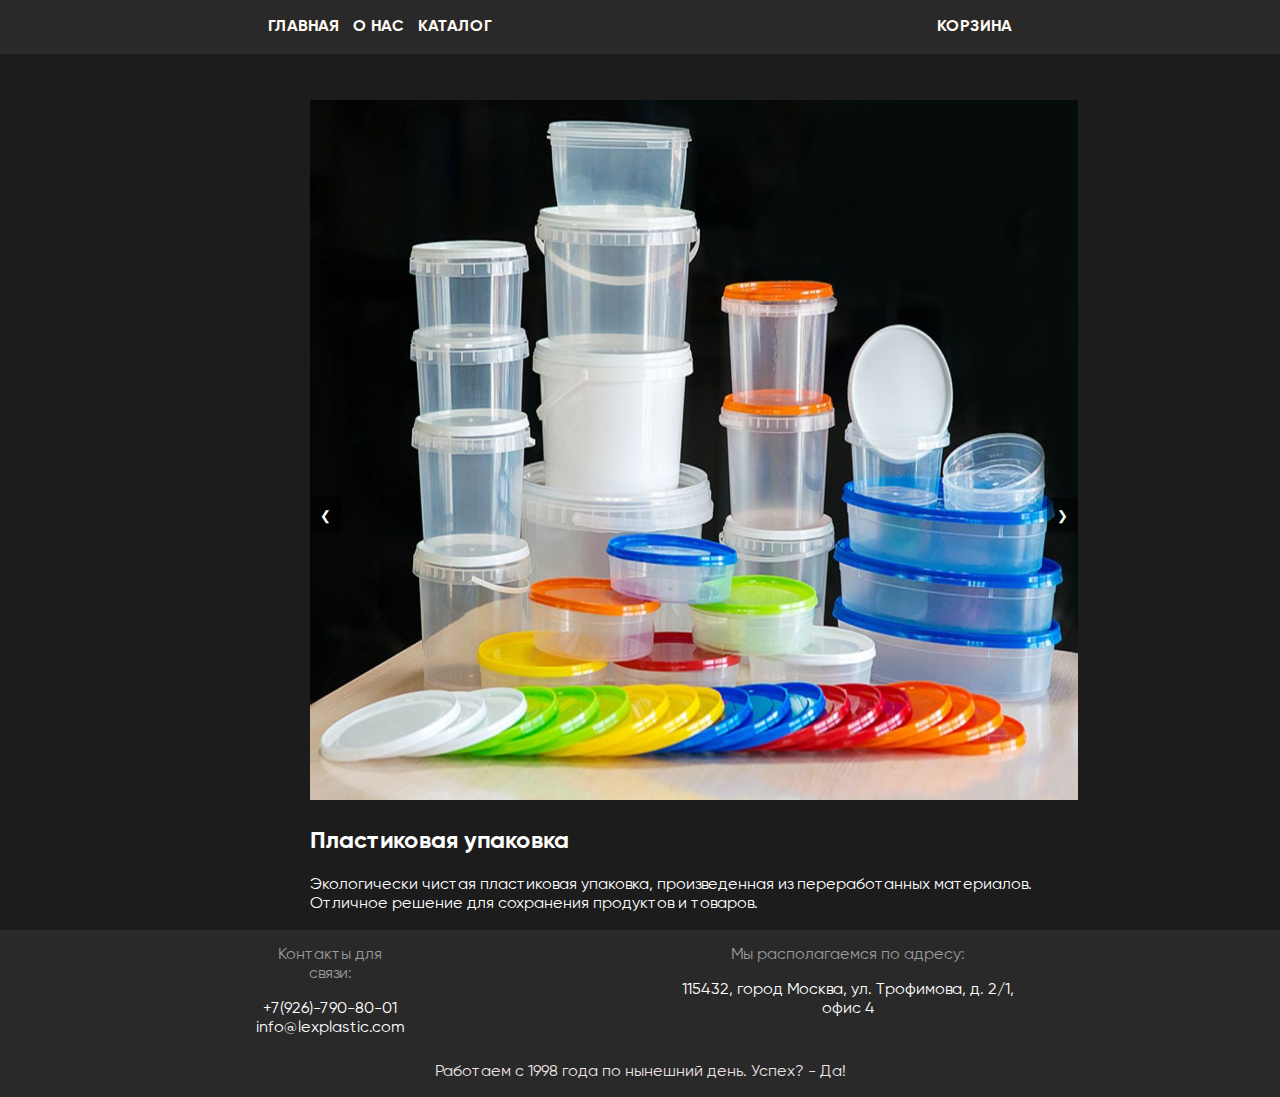
<file: index.html>
<!DOCTYPE html>
<html lang="en">
<head>
    <meta charset="UTF-8">
    <meta name="viewport" content="width=device-width, initial-scale=1.0">
    <link href="fonts/stylesheet.css" rel="stylesheet" type="text/css" />
    <link rel="icon" href="media/logowhite.png">
    <link rel="stylesheet" href="css/styles.css">
    <title>Главная</title>
    <div class='navbar'>
        <div class='container'>
            <div class="navbar-items">
                <div class='links-items'>
                    <a class='main-page' href="index.html">Главная</a>
                    <a class='about-page' href="about.html">О нас</a>
                    <a class='catalog-page' href="products.html">Каталог</a>
                </div>
                <a class='garbage-page' href="garbage.html">Корзина</a>
            </div>
        </div>
    </div>
</head>
<body>
    <div class="main">
        <div class="container">
            <div class="slider">
                <div class="slides">
                    <div class="slide">
                        <img src="media/upakovka.jpg" alt="Image 1">
                        <div class="caption">
                            <h2>Пластиковая упаковка</h2>
                            <p>Экологически чистая пластиковая упаковка, произведенная из переработанных материалов. Отличное решение для сохранения продуктов и товаров.</p>
                        </div>
                    </div>
                    <div class="slide">
                        <img src="media/kroshka.jpg" alt="Image 2">
                        <div class="caption">
                            <h2>Пластиковая крошка</h2>
                            <p>Пластиковая крошка — универсальный материал для производства новых пластиковых изделий. Изготовлена из переработанных пластиковых отходов.</p>
                        </div>
                    </div>
                    <div class="slide">
                        <img src="media/trubi.jpeg" alt="Image 3">
                        <div class="caption">
                            <h2>Пластиковые трубы</h2>
                            <p>Прочные и долговечные пластиковые трубы из переработанного пластика. Подходят для использования в различных строительных и инженерных проектах.</p>
                        </div>
                    </div>
                    <div class="slide">
                        <img src="media/listki.jpg" alt="Image 2">
                        <div class="caption">
                            <h2>Пластиковые листы</h2>
                            <p>Высококачественные пластиковые листы, произведенные из переработанного материала, идеально подходят для использования в строительстве и изготовлении рекламных конструкций.</p>
                        </div>
                    </div>
                </div>
                <div class="navigation">
                    <button class="prev">&#10094;</button>
                    <button class="next">&#10095;</button>
                </div>
            </div>
        </div>
    </div>
    <div class="footer">
        <div class="container">
            <div class="footer-items">
                <div class="contacts">
                    <p>Контакты для связи:</p>
                    <a>+7(926)-790-80-01<br>info@lexplastic.com</a>
                </div>
                <div class="information">
                    <p>Мы располагаемся по адресу:</p>
                    <a>115432, город Москва, ул. Трофимова, д. 2/1, офис 4</a>
                </div>
            </div>
            <div class="copyright">
                Работаем с 1998 года по нынешний день. Успех? - Да!
            </div>
        </div>
    </div>

    <script>
        const slides = document.querySelectorAll('.slide');
        let currentSlide = 0;

        function showSlide(index) {
            slides.forEach((slide, i) => {
                slide.style.display = i === index ? 'block' : 'none';
            });
        }

        function nextSlide() {
            currentSlide = (currentSlide + 1) % slides.length;
            showSlide(currentSlide);
        }

        function prevSlide() {
            currentSlide = (currentSlide - 1 + slides.length) % slides.length;
            showSlide(currentSlide);
        }

        document.querySelector('.next').addEventListener('click', nextSlide);
        document.querySelector('.prev').addEventListener('click', prevSlide);

        showSlide(currentSlide);
    </script>
</body>
</html>
</file>
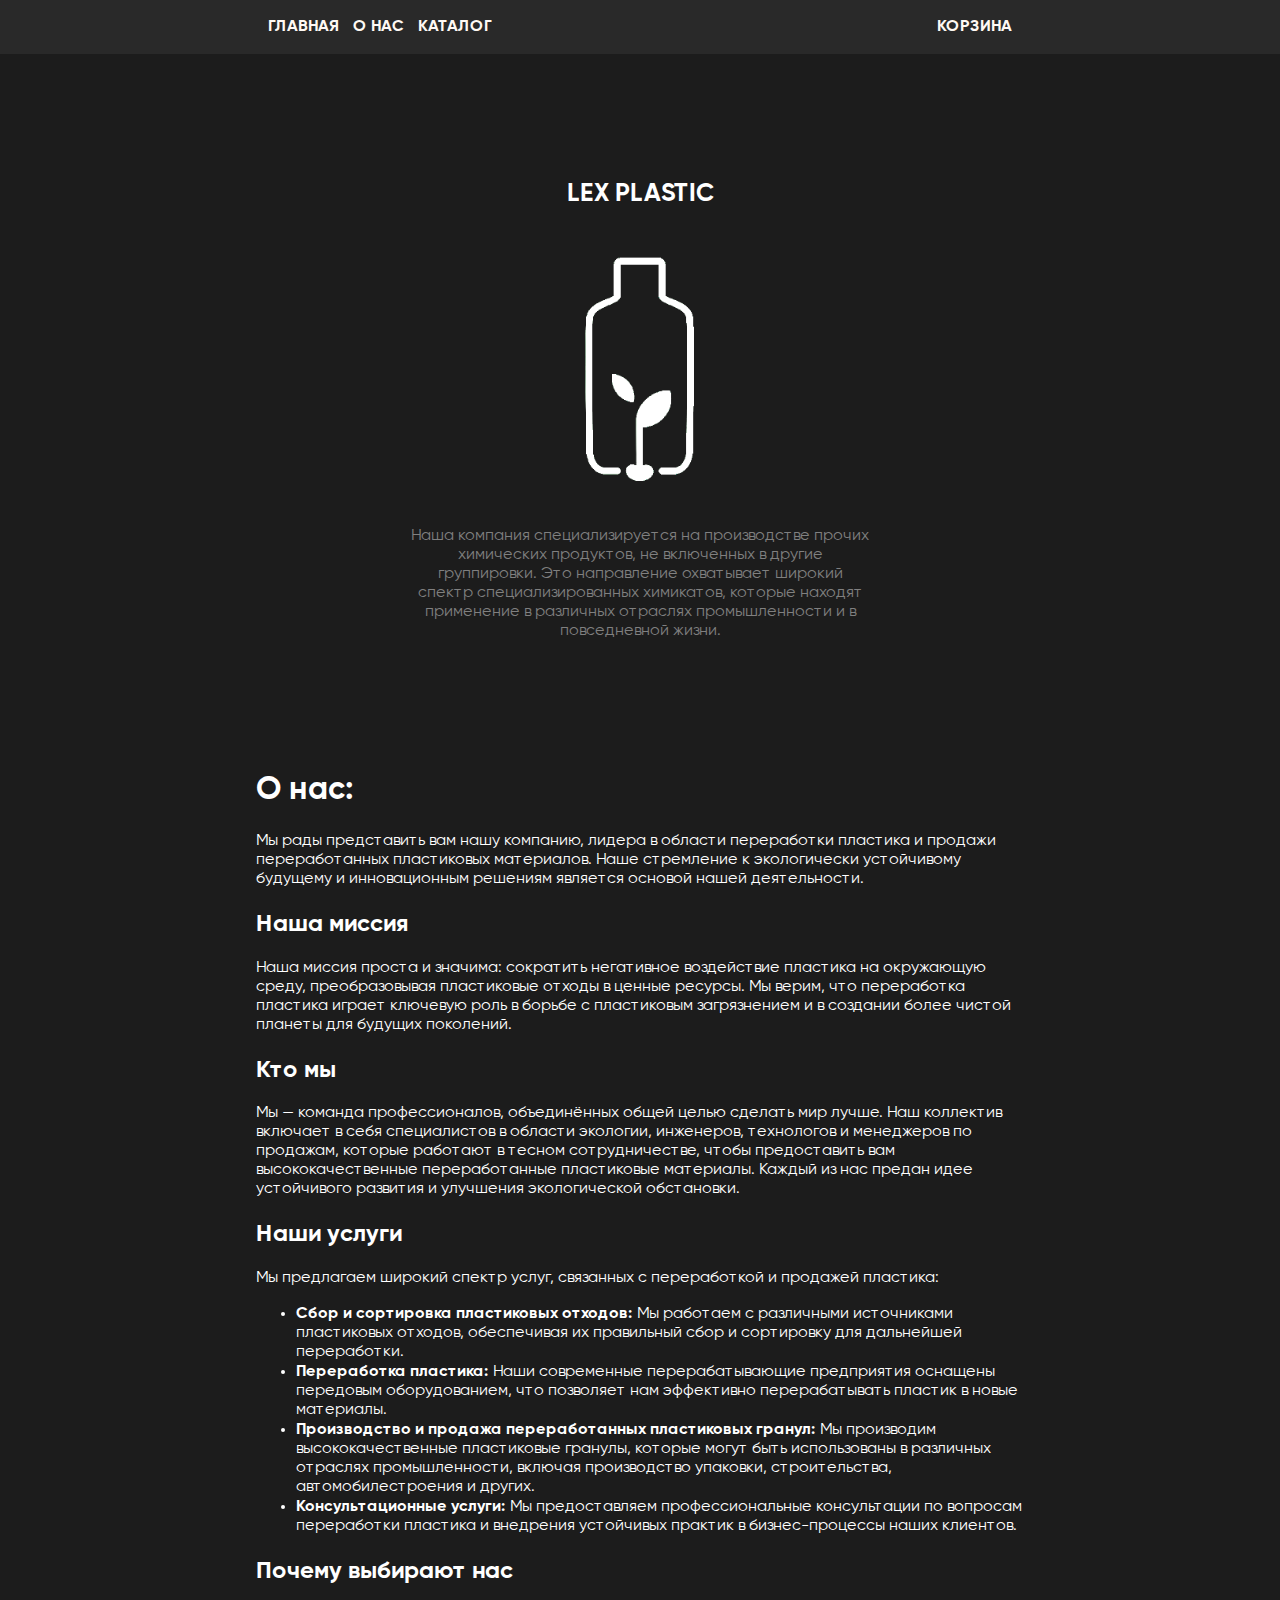
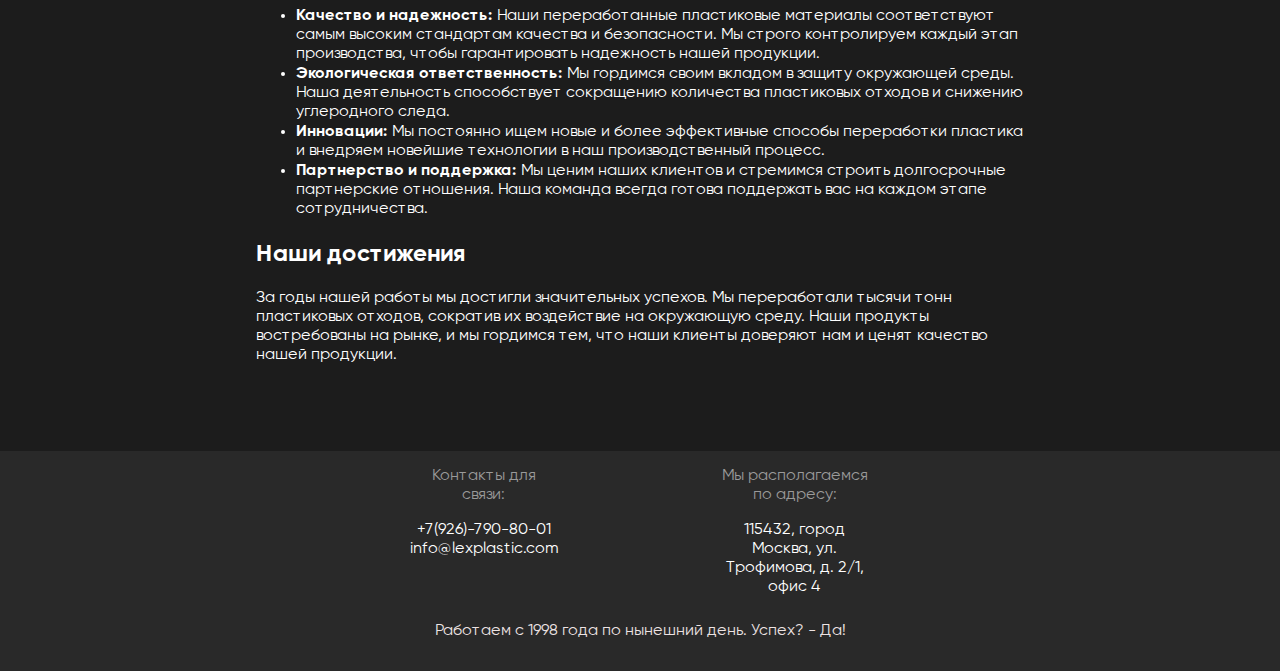
<file: about.html>
<!DOCTYPE html>
<html lang="en">
<head>
    <meta charset="UTF-8">
    <meta name="viewport" content="width=device-width, initial-scale=1.0">
    <link href ="fonts/stylesheet.css" rel = "stylesheet" type = "text/css" />
    <link rel="icon" href="media/logowhite.png">
    <link rel="stylesheet" href="css/styles.css">
    <title>О нас</title>
    <div class = 'navbar'>
        <div class = container>
            <div class="navbar-items">
                <div class = 'links-items'>
                    <a class = 'main-page' href="index.html">Главная</a>
                    <a class = 'about-page' href="about.html">О нас</a>
                    <a class = 'catalog-page' href="products.html">Каталог</a>
                </div>
                <a class = 'garbage-page' href="garbage.html">Корзина</a>
            </div>
        </div>
    </div>
</head>

<body>
    <div class="container">
        <div class="text"></div>
        <div class="container">
            <div class="info-company">
                <div class='title-company'>
                    <p>LEX PLASTIC</p>
                </div>
                <div class = 'logo-company'>
                    <img class="logo" src="media/logowhite.png" a="" href="index.html">
                </div>
                <div class="description-company">
                    <p>Наша компания специализируется на производстве прочих химических продуктов, не включенных в другие группировки. Это направление охватывает широкий спектр специализированных химикатов, которые находят применение в различных отраслях промышленности и в повседневной жизни.</p>
                </div>
            </div>
        </div>
            <div class="about">
                <h1>О нас:</h1>

                <p>Мы рады представить вам нашу компанию, лидера в области переработки пластика и продажи переработанных пластиковых материалов. Наше стремление к экологически устойчивому будущему и инновационным решениям является основой нашей деятельности.</p>

                <h2>Наша миссия</h2>
                <p>Наша миссия проста и значима: сократить негативное воздействие пластика на окружающую среду, преобразовывая пластиковые отходы в ценные ресурсы. Мы верим, что переработка пластика играет ключевую роль в борьбе с пластиковым загрязнением и в создании более чистой планеты для будущих поколений.</p>

                <h2>Кто мы</h2>
                <p>Мы — команда профессионалов, объединённых общей целью сделать мир лучше. Наш коллектив включает в себя специалистов в области экологии, инженеров, технологов и менеджеров по продажам, которые работают в тесном сотрудничестве, чтобы предоставить вам высококачественные переработанные пластиковые материалы. Каждый из нас предан идее устойчивого развития и улучшения экологической обстановки.</p>

                <h2>Наши услуги</h2>
                <p>Мы предлагаем широкий спектр услуг, связанных с переработкой и продажей пластика:</p>
                <ul>
                    <li><strong>Сбор и сортировка пластиковых отходов:</strong> Мы работаем с различными источниками пластиковых отходов, обеспечивая их правильный сбор и сортировку для дальнейшей переработки.</li>
                    <li><strong>Переработка пластика:</strong> Наши современные перерабатывающие предприятия оснащены передовым оборудованием, что позволяет нам эффективно перерабатывать пластик в новые материалы.</li>
                    <li><strong>Производство и продажа переработанных пластиковых гранул:</strong> Мы производим высококачественные пластиковые гранулы, которые могут быть использованы в различных отраслях промышленности, включая производство упаковки, строительства, автомобилестроения и других.</li>
                    <li><strong>Консультационные услуги:</strong> Мы предоставляем профессиональные консультации по вопросам переработки пластика и внедрения устойчивых практик в бизнес-процессы наших клиентов.</li>
                </ul>

                <h2>Почему выбирают нас</h2>
                <ul>
                    <li><strong>Качество и надежность:</strong> Наши переработанные пластиковые материалы соответствуют самым высоким стандартам качества и безопасности. Мы строго контролируем каждый этап производства, чтобы гарантировать надежность нашей продукции.</li>
                    <li><strong>Экологическая ответственность:</strong> Мы гордимся своим вкладом в защиту окружающей среды. Наша деятельность способствует сокращению количества пластиковых отходов и снижению углеродного следа.</li>
                    <li><strong>Инновации:</strong> Мы постоянно ищем новые и более эффективные способы переработки пластика и внедряем новейшие технологии в наш производственный процесс.</li>
                    <li><strong>Партнерство и поддержка:</strong> Мы ценим наших клиентов и стремимся строить долгосрочные партнерские отношения. Наша команда всегда готова поддержать вас на каждом этапе сотрудничества.</li>
                </ul>

                <h2>Наши достижения</h2>
                <p>За годы нашей работы мы достигли значительных успехов. Мы переработали тысячи тонн пластиковых отходов, сократив их воздействие на окружающую среду. Наши продукты востребованы на рынке, и мы гордимся тем, что наши клиенты доверяют нам и ценят качество нашей продукции.</p>

            </div>    
        </div>

    </div>
    <div class="footer">
        <div class="container">
            <div class="footer-items">
                <div class="footer">
                    <div class="container">
                        <div class="footer-items">
                            <div class="contacts">
                                <p>Контакты для связи:</p>
                                <a>+7(926)-790-80-01<br>info@lexplastic.com</a>
                            </div>
                            <div class="information">
                                <p>Мы располагаемся по адресу:</p>
                                <a>115432, город Москва, ул. Трофимова, д. 2/1, офис 4</a>
                            </div>
                        </div>
                        <div class="copyright">
                            Работаем с 1998 года по нынешний день. Успех? - Да!
                        </div>
                    </div>
                </div>
        </div>
    </div>
</body>
</html>
</file>
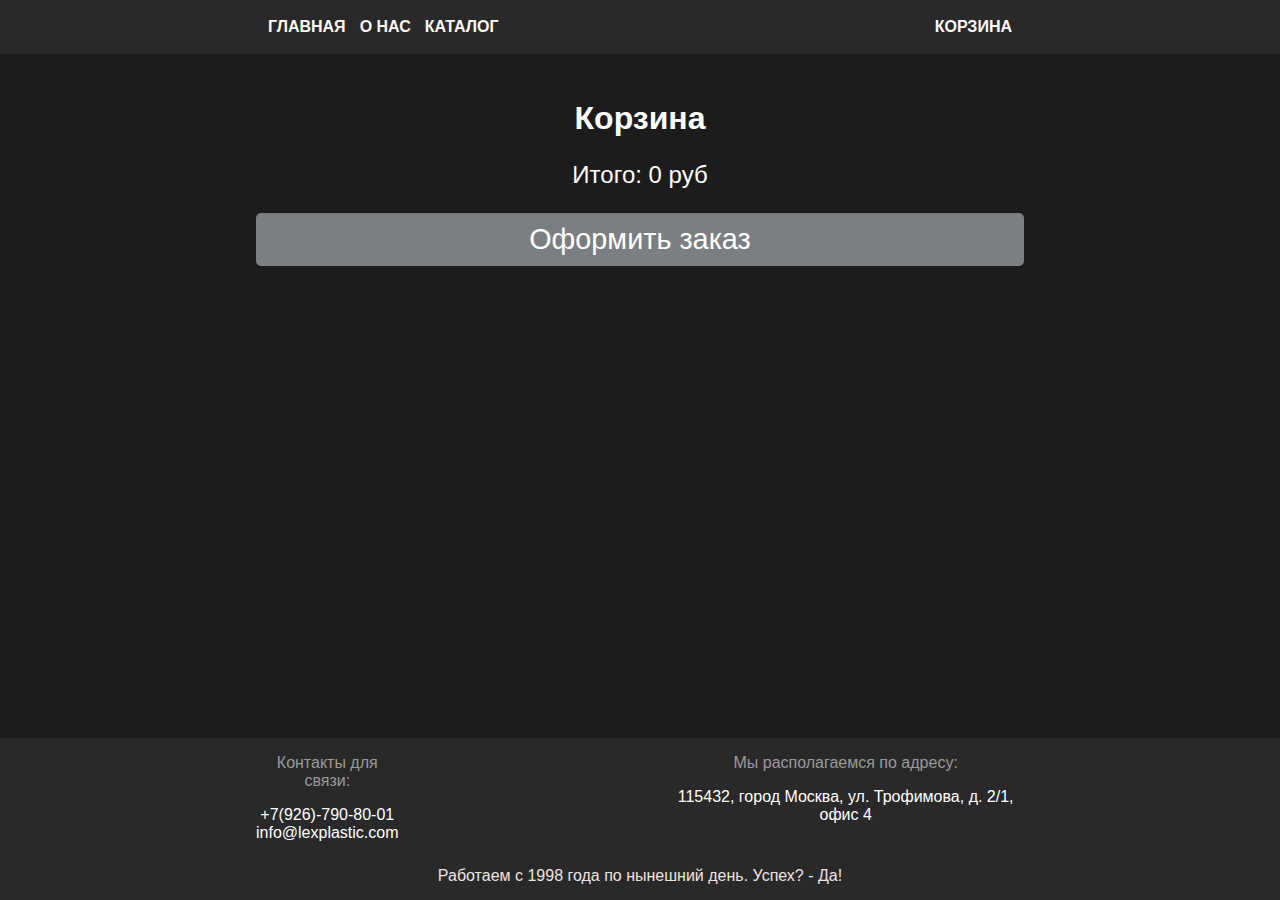
<file: garbage.html>
<!DOCTYPE html>
<html lang="ru">
<head>
    <meta charset="UTF-8">
    <meta name="viewport" content="width=device-width, initial-scale=1.0">
    <link rel="icon" href="media/logowhite.png">
    <link rel="stylesheet" href="css/styles.css">
    <title>Корзина</title>
</head>
<body>
    <div class='navbar'>
        <div class='container'>
            <div class="navbar-items">
                <div class='links-items'>
                    <a class='main-page' href="index.html">Главная</a>
                    <a class='about-page' href="about.html">О нас</a>
                    <a class='catalog-page' href="products.html">Каталог</a>
                </div>
                <a class='garbage-page' href="garbage.html">Корзина</a>
            </div>
        </div>
    </div>

    <div class="container">
        <div class="cart">
            <h1>Корзина</h1>
            <div class="cart-items"></div>
            <div class="cart-total">
                <p>Итого: <span class="total-price">0 руб</span></p>
                <button class="checkout-button" onclick="openModal()">Оформить заказ</button>
            </div>
        </div>
    </div>

    <div class="footer">
        <div class="container">
            <div class="footer-items">
                <div class="contacts">
                    <p>Контакты для связи:</p>
                    <a>+7(926)-790-80-01<br>info@lexplastic.com</a>
                </div>
                <div class="information">
                    <p>Мы располагаемся по адресу:</p>
                    <a>115432, город Москва, ул. Трофимова, д. 2/1, офис 4</a>
                </div>
            </div>
            <div class="copyright">
                Работаем с 1998 года по нынешний день. Успех? - Да!
            </div>
        </div>
    </div>

    <!-- Modal -->
    <div id="orderModal" class="modal">
        <div class="modal-content">
            <span class="close" onclick="closeModal()">&times;</span>
            <h2>Оформление заказа</h2>
            <form>
                <label for="name">ФИО:</label>
                <input type="text" id="name" name="name" required>
                <label for="phone">Телефон:</label>
                <input type="tel" id="phone" name="phone" required>
                <label for="email">Электронная почта:</label>
                <input type="email" id="email" name="email" required>
                <button type="submit">Подтвердить заказ</button>
            </form>
        </div>
    </div>

    <!-- Модальное окно Спасибо за заказ -->
    <div id="thankYouModal" class="modal">
        <div class="modal-content">
            <h2>Спасибо за заказ!</h2>
            <button onclick="redirectToMain()">Продолжить</button>
        </div>
    </div>


    

    <script src="js/modal.js"></script>
    <script src="js/cart.js"></script>
</body>
</html>
</file>
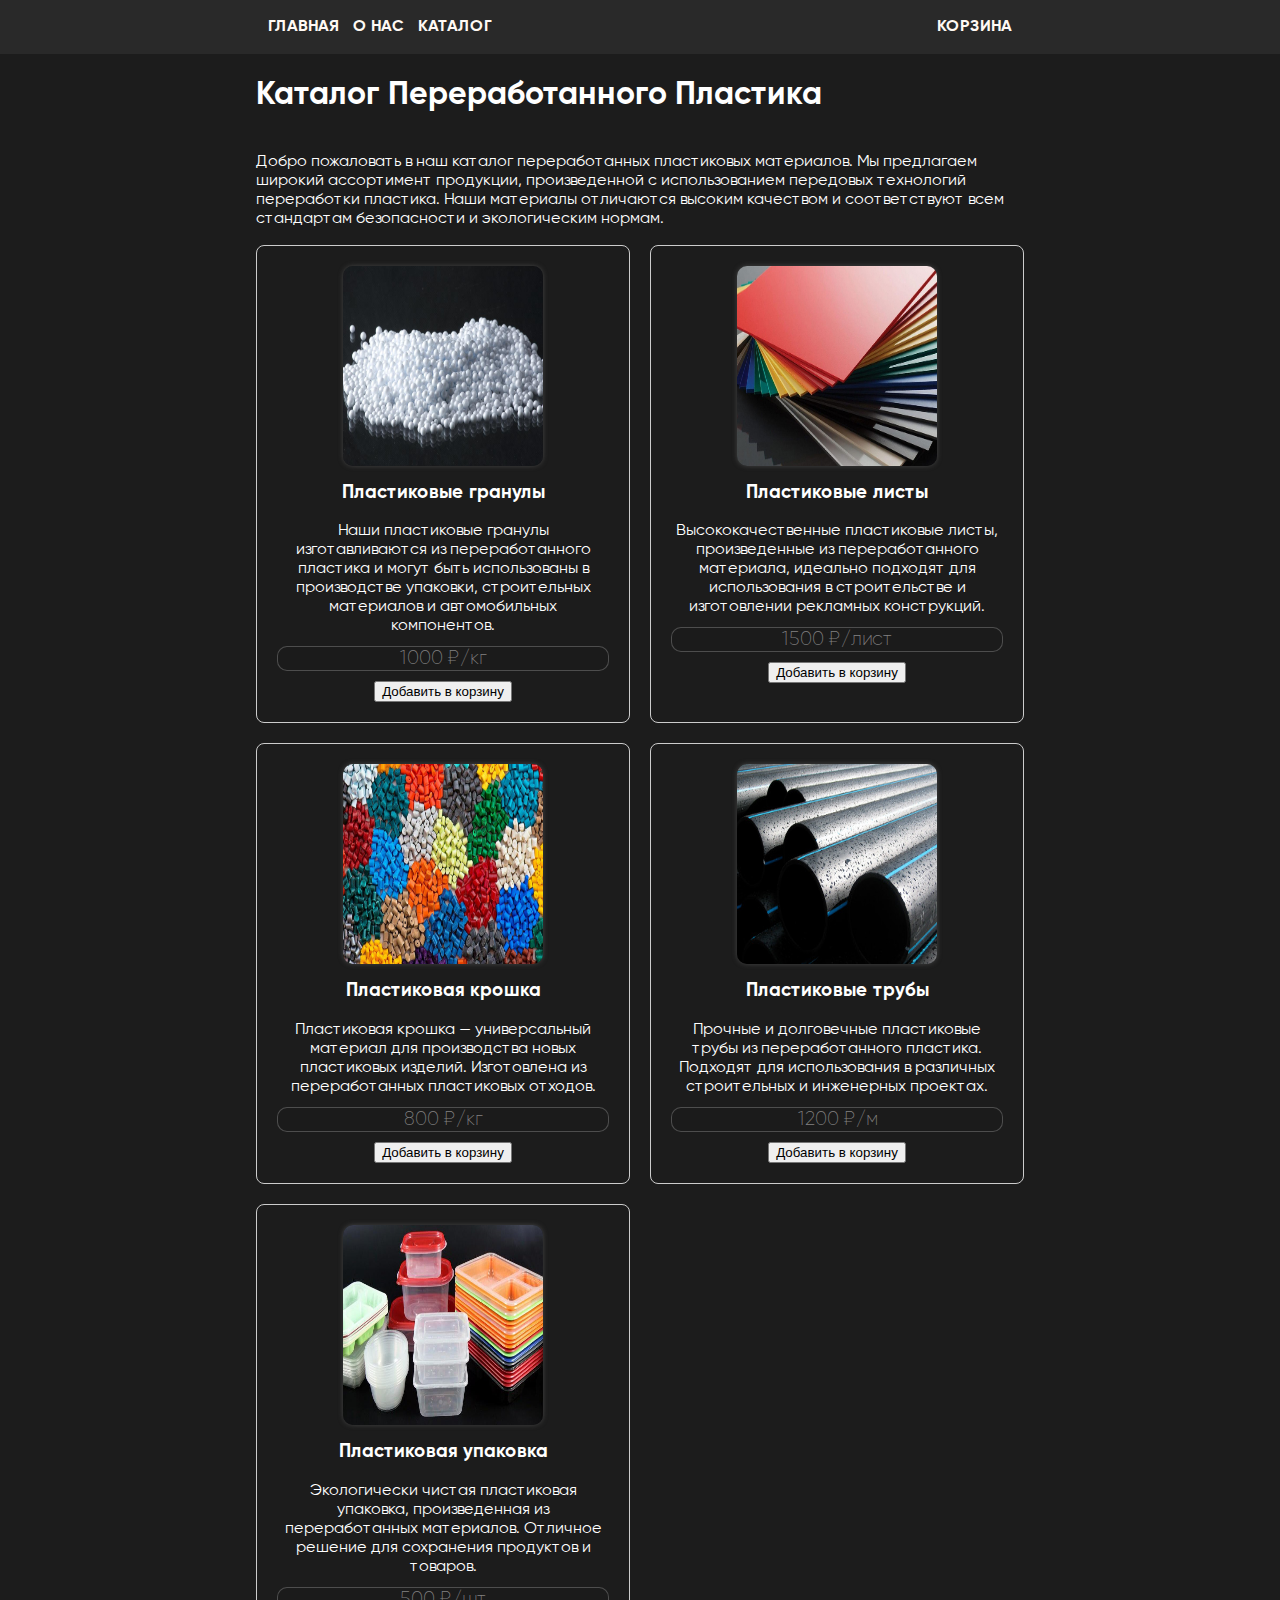
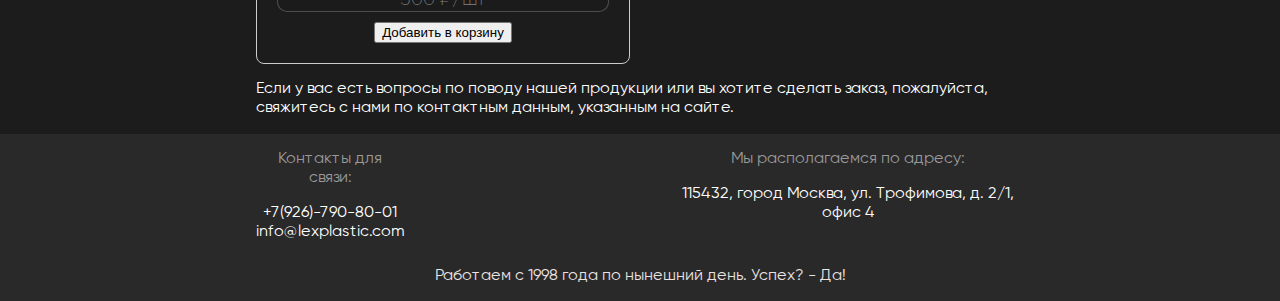
<file: products.html>
<!DOCTYPE html>
<html lang="en">
<head>
    <meta charset="UTF-8">
    <meta name="viewport" content="width=device-width, initial-scale=1.0">
    <link href ="fonts/stylesheet.css" rel = "stylesheet" type = "text/css" />
    <link rel="icon" href="media/logowhite.png">
    <link rel="stylesheet" href="css/styles.css">
    <title>Каталог</title>
    <div class = 'navbar'>
        <div class = container>
            <div class="navbar-items">
                <div class = 'links-items'>
                    <a class = 'main-page' href="index.html">Главная</a>
                    <a class = 'about-page' href="about.html">О нас</a>
                    <a class = 'catalog-page' href="products.html">Каталог</a>
                </div>
                <a class = 'garbage-page' href="garbage.html">Корзина</a>
            </div>
        </div>
    </div>
</head>
<body>
    <div class="container">
        <div class="products-page">
            <div class="text">
                <h1>Каталог Переработанного Пластика</h1>
                <p>Добро пожаловать в наш каталог переработанных пластиковых материалов. Мы предлагаем широкий ассортимент продукции, произведенной с использованием передовых технологий переработки пластика. Наши материалы отличаются высоким качеством и соответствуют всем стандартам безопасности и экологическим нормам.</p>

                <div class="catalog-grid">
                    <div class="catalog-item">
                        <img class="photos" src="media/1.jpg">
                        <h3>Пластиковые гранулы</h3>
                        <p>Наши пластиковые гранулы изготавливаются из переработанного пластика и могут быть использованы в производстве упаковки, строительных материалов и автомобильных компонентов.</p>
                        <p class="price">1000 ₽/кг</p>
                        <button class="add-to-cart-button">Добавить в корзину</button>
                    </div>

                    <div class="catalog-item">
                        <img class="photos" src="media/2.jpg" alt="Пластиковые листы">
                        <h3>Пластиковые листы</h3>
                        <p>Высококачественные пластиковые листы, произведенные из переработанного материала, идеально подходят для использования в строительстве и изготовлении рекламных конструкций.</p>
                        <p class="price">1500 ₽/лист</p>
                        <button class="add-to-cart-button">Добавить в корзину</button>
                    </div>

                    <div class="catalog-item">
                        <img class="photos" src="media/3.jpg" alt="Пластиковая крошка">
                        <h3>Пластиковая крошка</h3>
                        <p>Пластиковая крошка — универсальный материал для производства новых пластиковых изделий. Изготовлена из переработанных пластиковых отходов.</p>
                        <p class="price">800 ₽/кг</p>
                        <button class="add-to-cart-button">Добавить в корзину</button>
                    </div>

                    <div class="catalog-item">
                        <img class="photos" src="media/4.jpg" alt="Пластиковые трубы">
                        <h3>Пластиковые трубы</h3>
                        <p>Прочные и долговечные пластиковые трубы из переработанного пластика. Подходят для использования в различных строительных и инженерных проектах.</p>
                        <p class="price">1200 ₽/м</p>
                        <button class="add-to-cart-button">Добавить в корзину</button>
                    </div>

                    <div class="catalog-item">
                        <img class="photos" src="media/5.jpg" alt="Пластиковая упаковка">
                        <h3>Пластиковая упаковка</h3>
                        <p>Экологически чистая пластиковая упаковка, произведенная из переработанных материалов. Отличное решение для сохранения продуктов и товаров.</p>
                        <p class="price">500 ₽/шт</p>
                        <button class="add-to-cart-button">Добавить в корзину</button>
                    </div>
                </div>
            </div>
        </div>    
            <p>Если у вас есть вопросы по поводу нашей продукции или вы хотите сделать заказ, пожалуйста, свяжитесь с нами по контактным данным, указанным на сайте.</p>
    </div>
    <div class="footer">
        <div class="container">
            <div class="footer-items">
                <div class="contacts">
                    <p>Контакты для связи:</p>
                    <a>+7(926)-790-80-01<br>info@lexplastic.com</a>
                </div>
                <div class="information">
                    <p>Мы располагаемся по адресу:</p>
                    <a>115432, город Москва, ул. Трофимова, д. 2/1, офис 4</a>
                </div>
            </div>
            <div class="copyright">
                Работаем с 1998 года по нынешний день. Успех? - Да!
            </div>
        </div>
    </div>
        </div>
    </div>
</body>
</html>


<script>
    document.addEventListener("DOMContentLoaded", () => {
        const addToCartButtons = document.querySelectorAll(".add-to-cart-button");
    
        addToCartButtons.forEach(button => {
            button.addEventListener("click", () => {
                const catalogItem = button.closest(".catalog-item");
                const title = catalogItem.querySelector("h3").textContent;
                const price = parseFloat(catalogItem.querySelector(".price").textContent.replace(" руб", ""));
                const image = catalogItem.querySelector("img").src;
    
                const cartItem = {
                    id: Date.now(), // уникальный идентификатор
                    title,
                    price,
                    image,
                    quantity: 1
                };
    
                addToCart(cartItem);
            });
        });
    
        function addToCart(cartItem) {
            let cartItems = JSON.parse(localStorage.getItem("cartItems")) || [];
    
            const existingItemIndex = cartItems.findIndex(item => item.title === cartItem.title);
    
            if (existingItemIndex > -1) {
                cartItems[existingItemIndex].quantity += 1;
            } else {
                cartItems.push(cartItem);
            }
    
            localStorage.setItem("cartItems", JSON.stringify(cartItems));
            alert("Товар добавлен в корзину");
        }
    });
    </script>
</file>
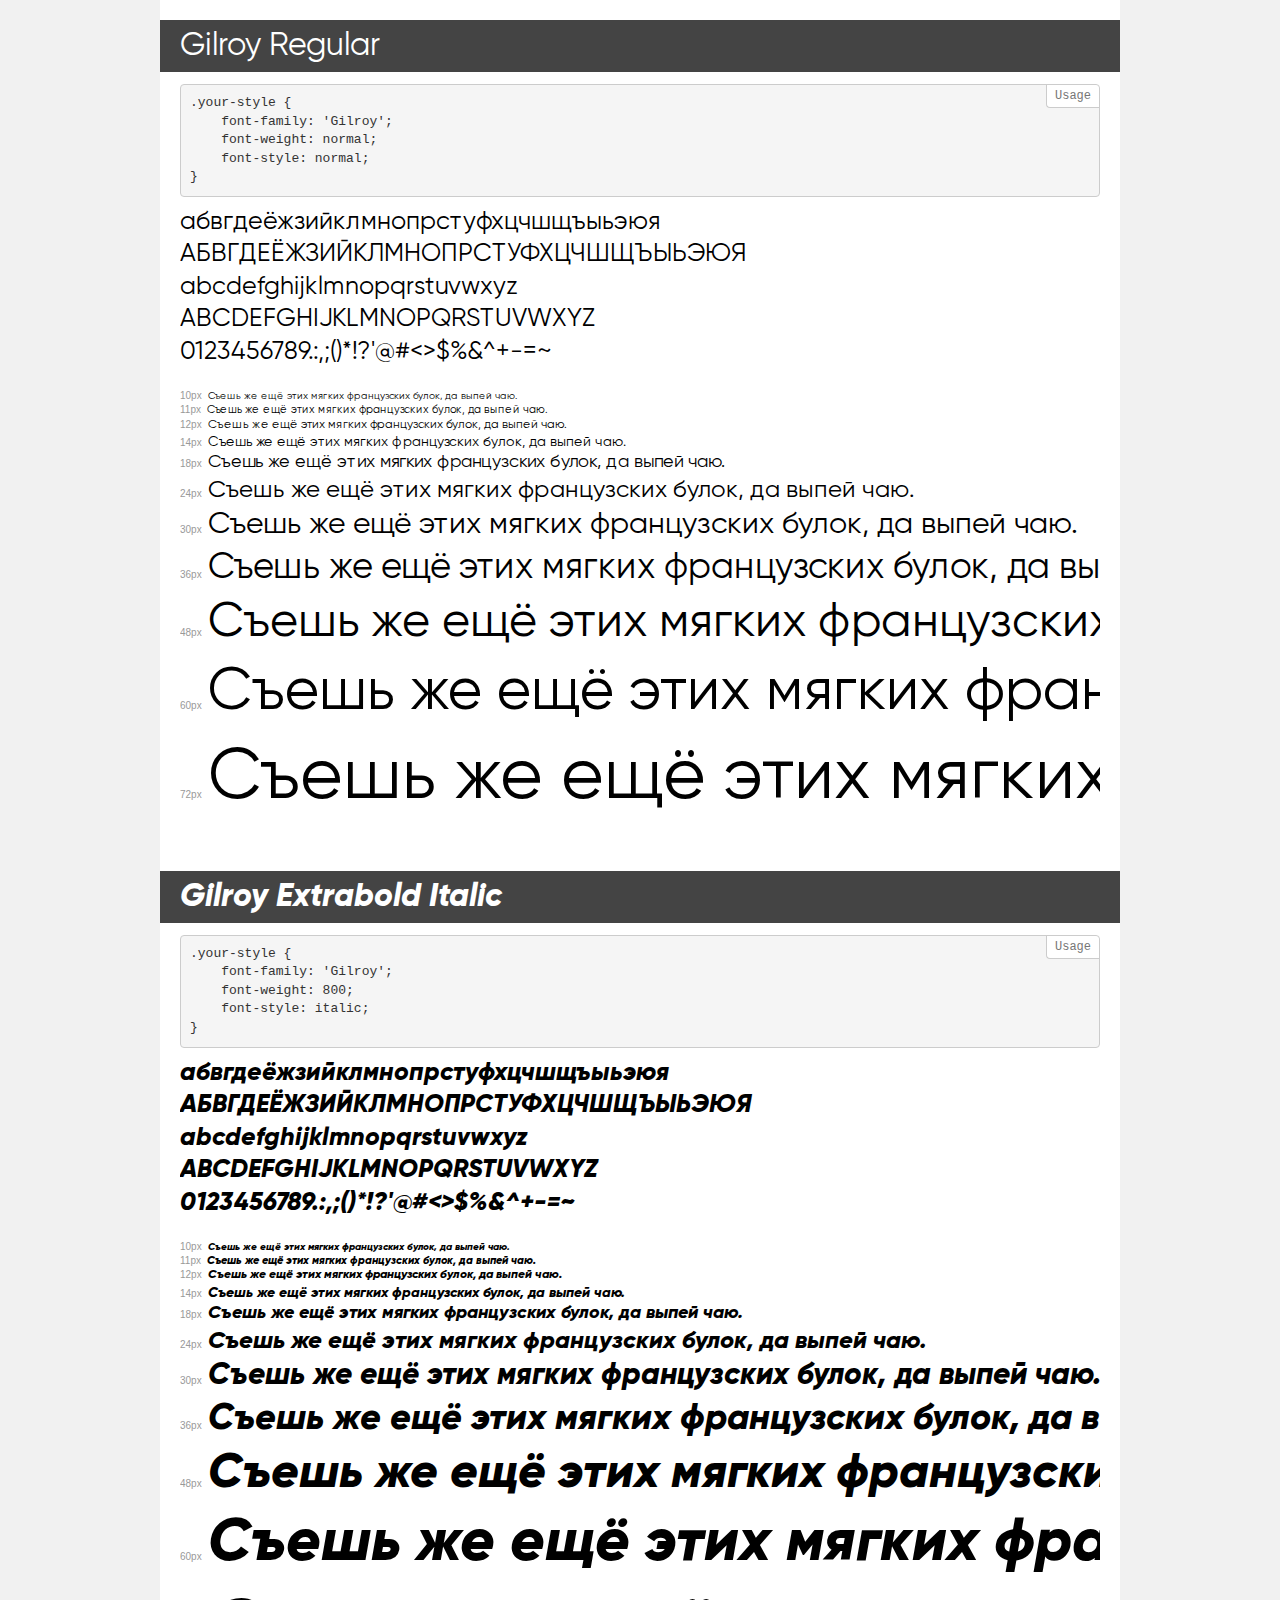
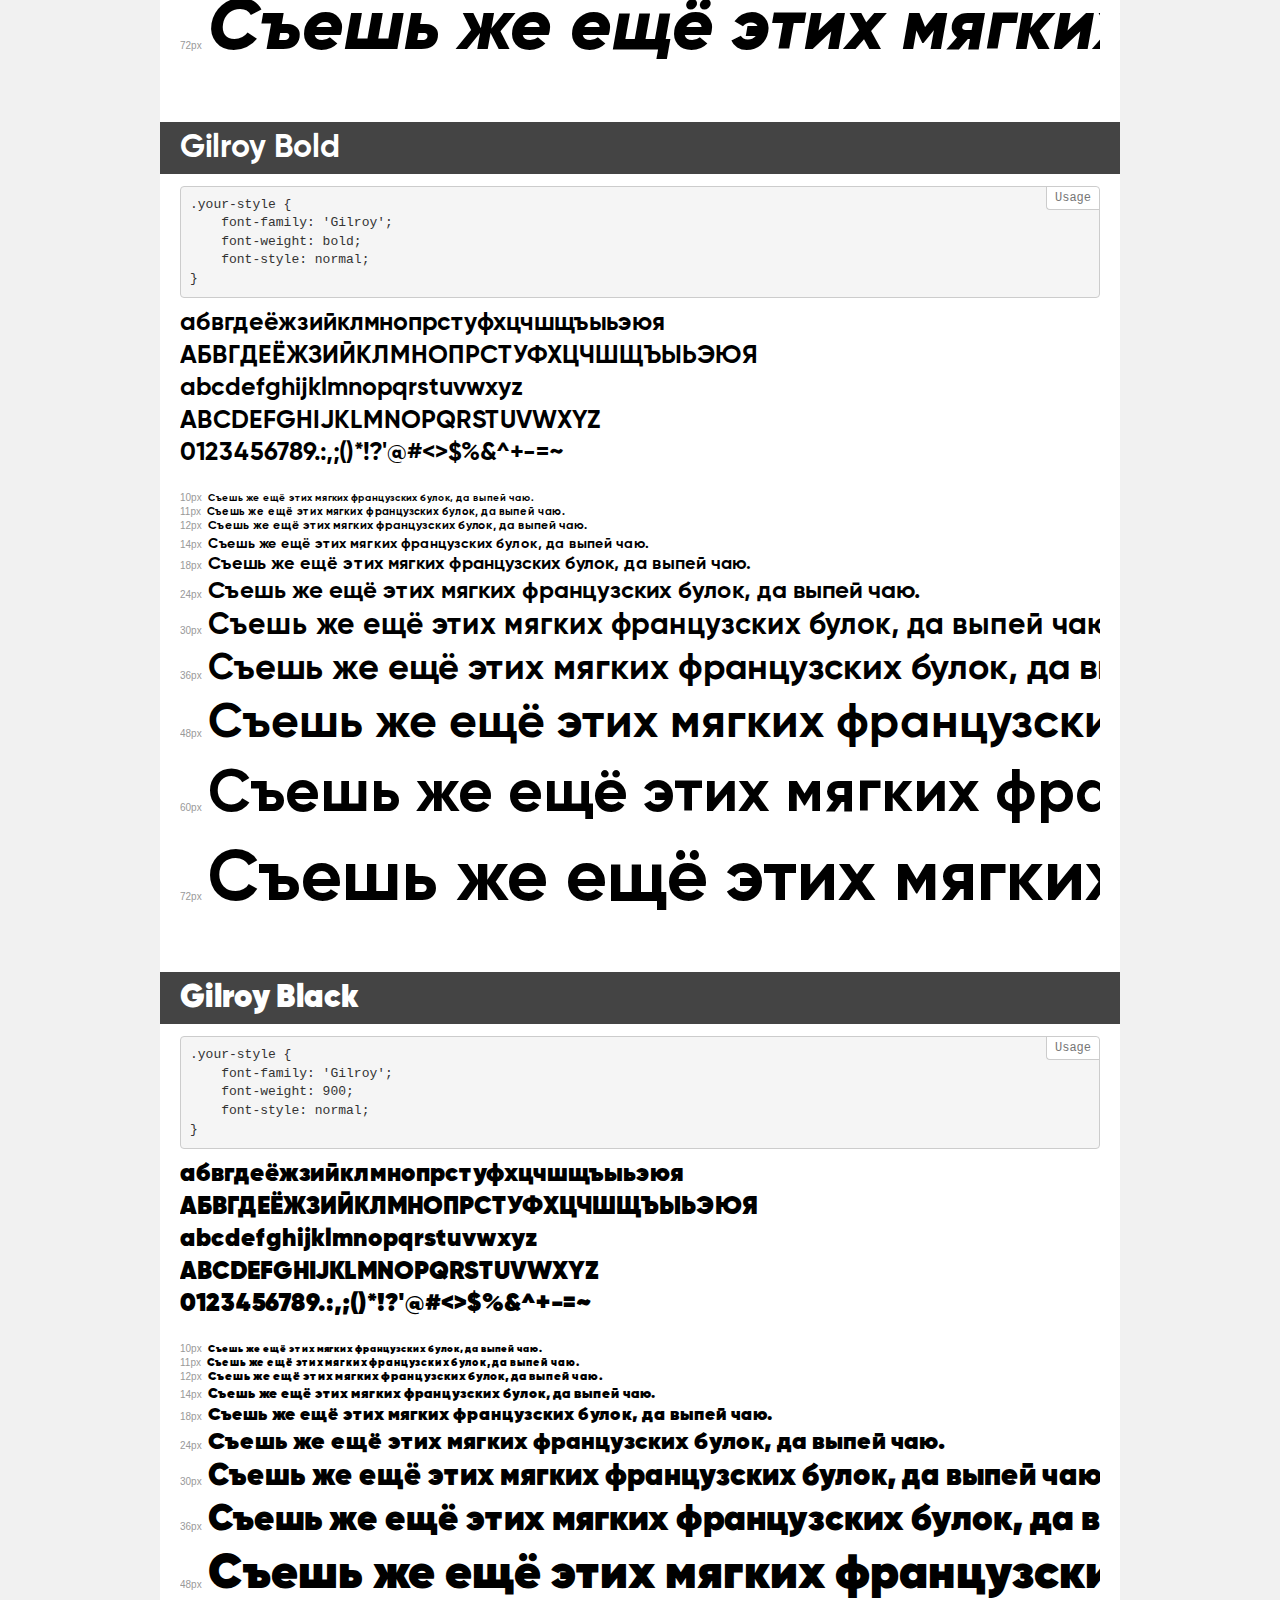
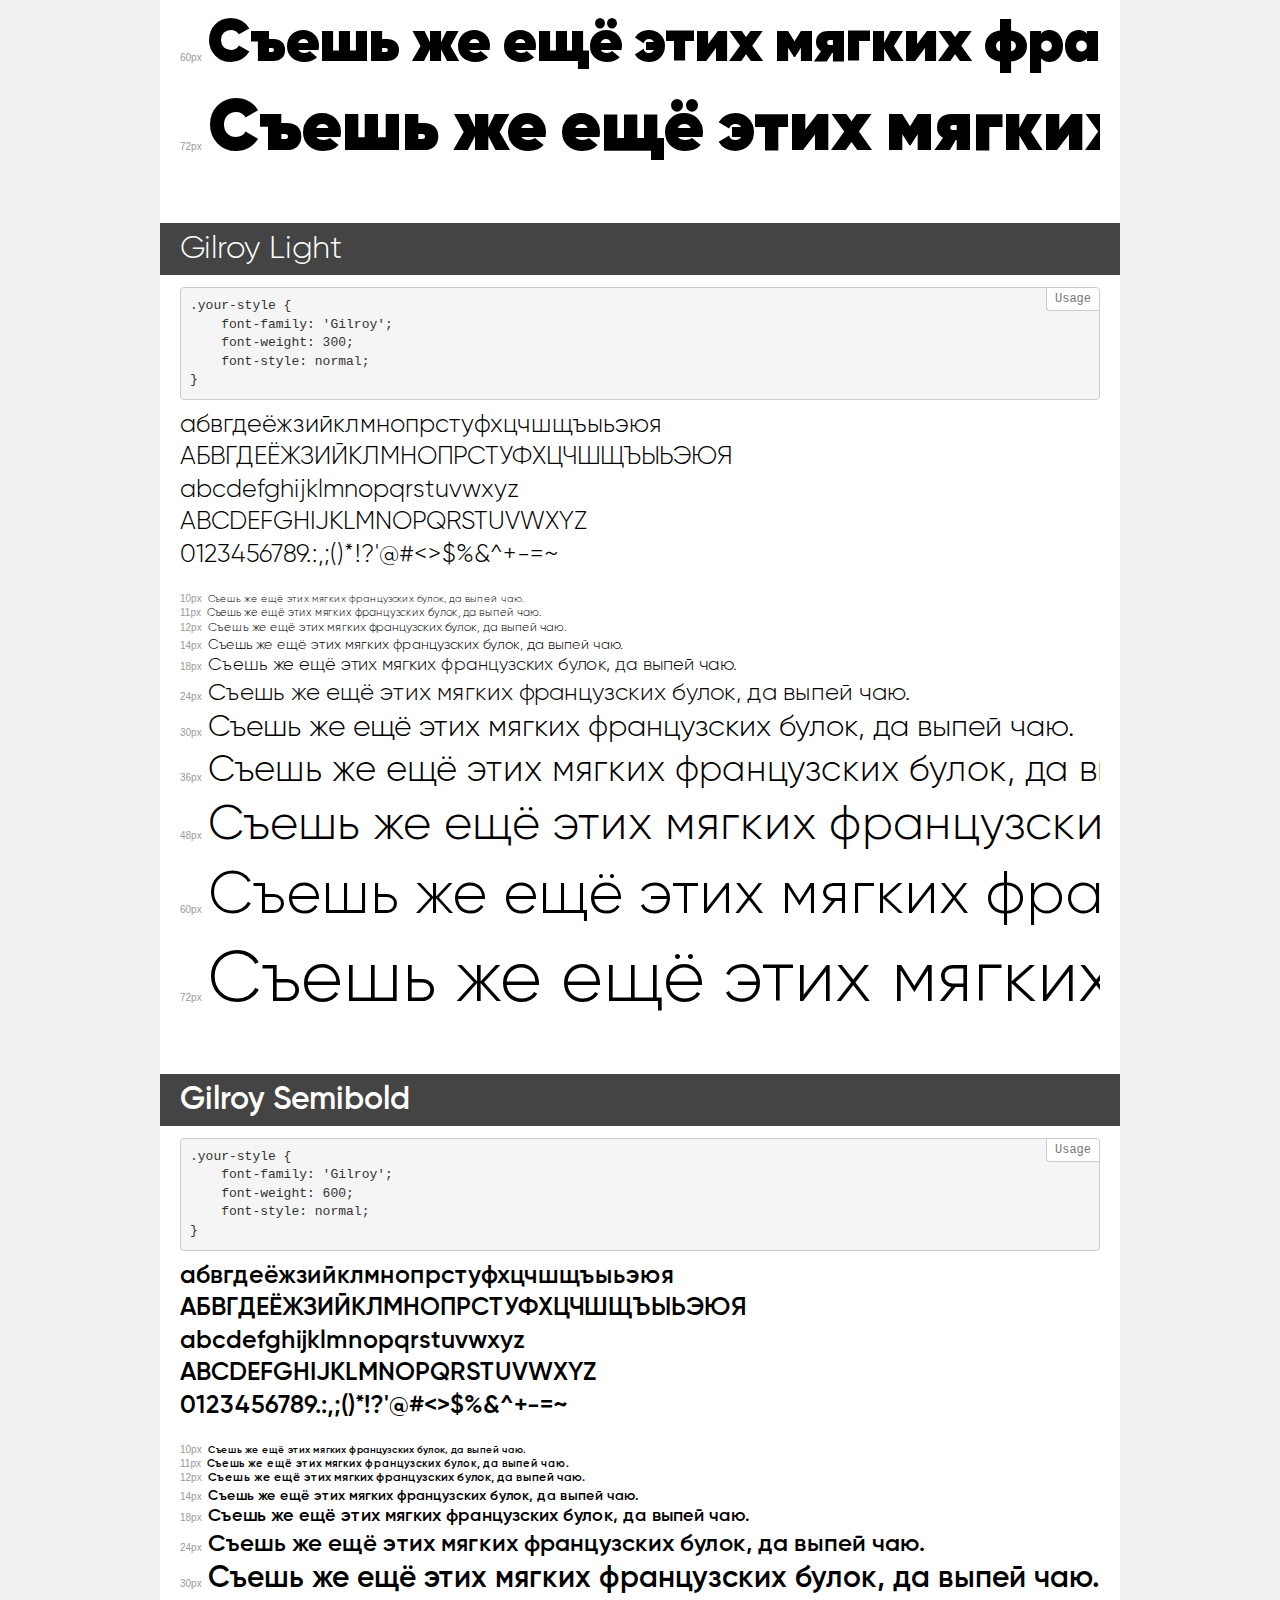
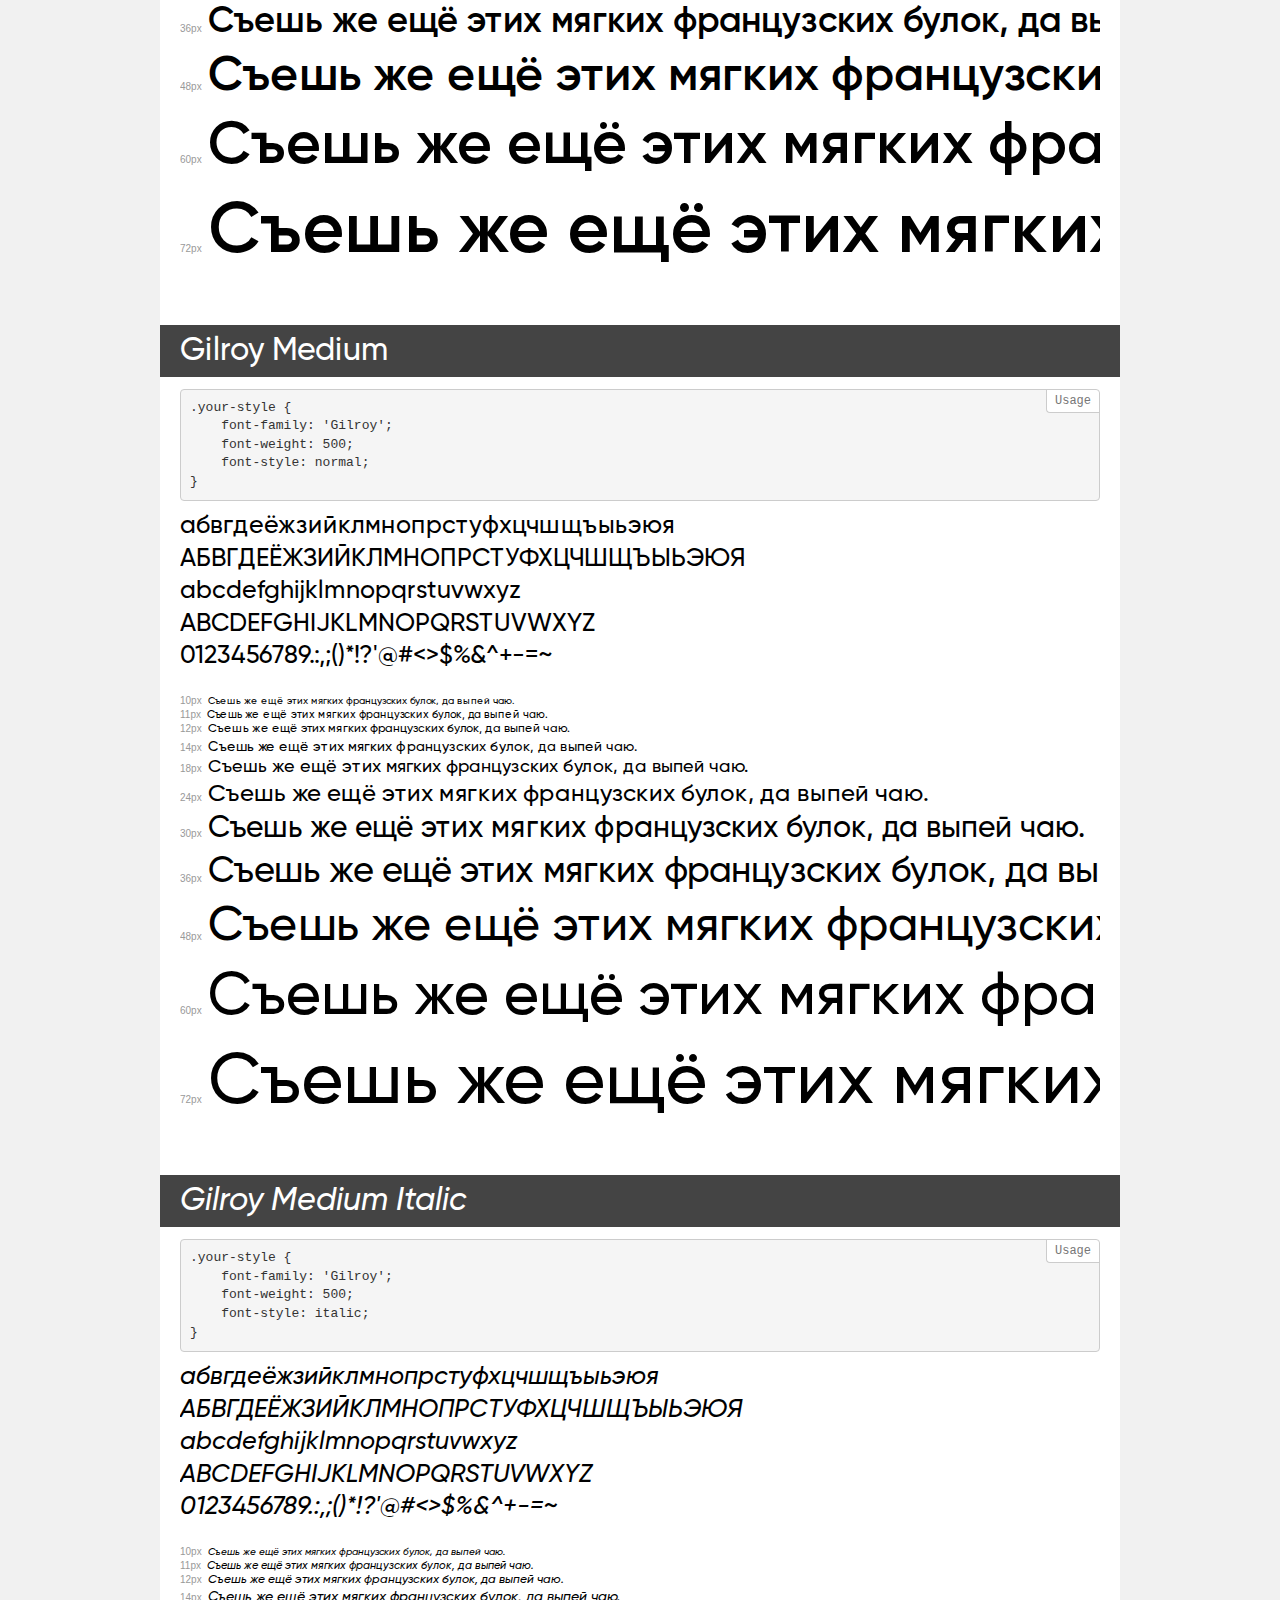
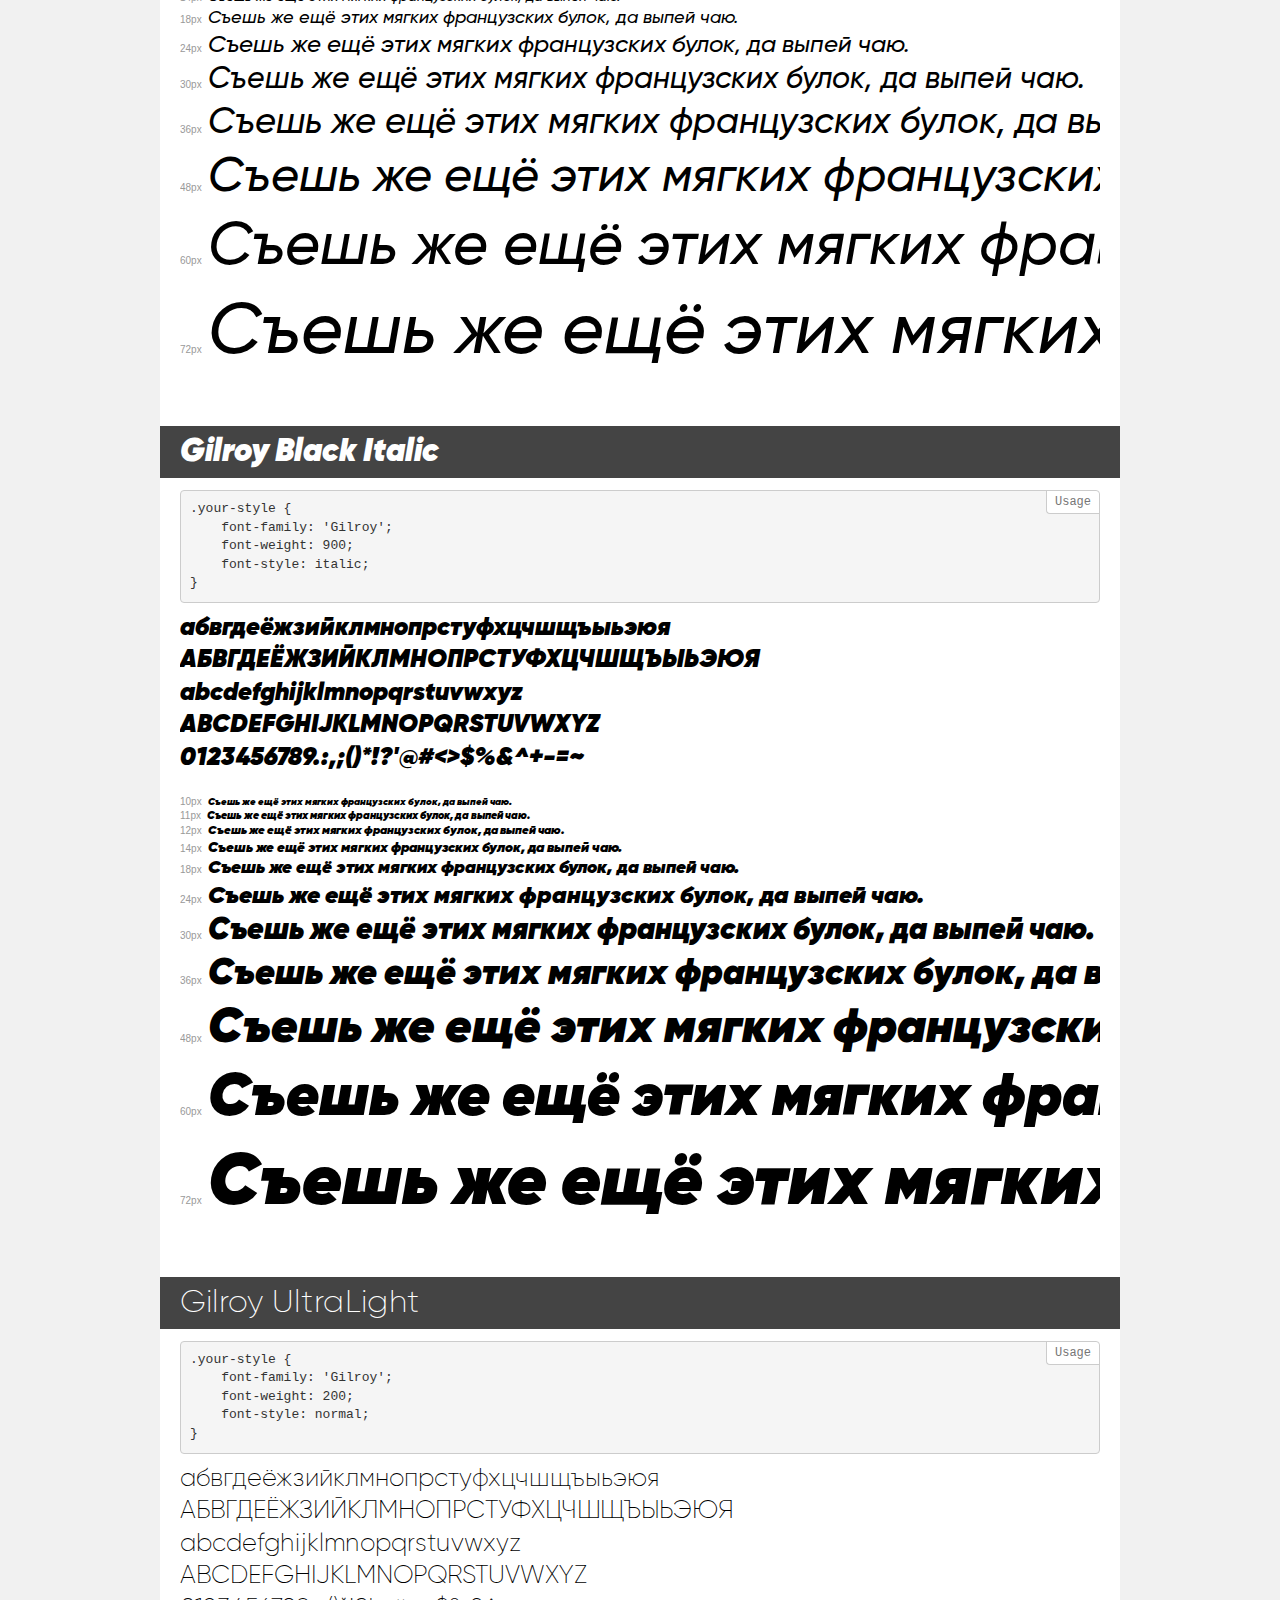
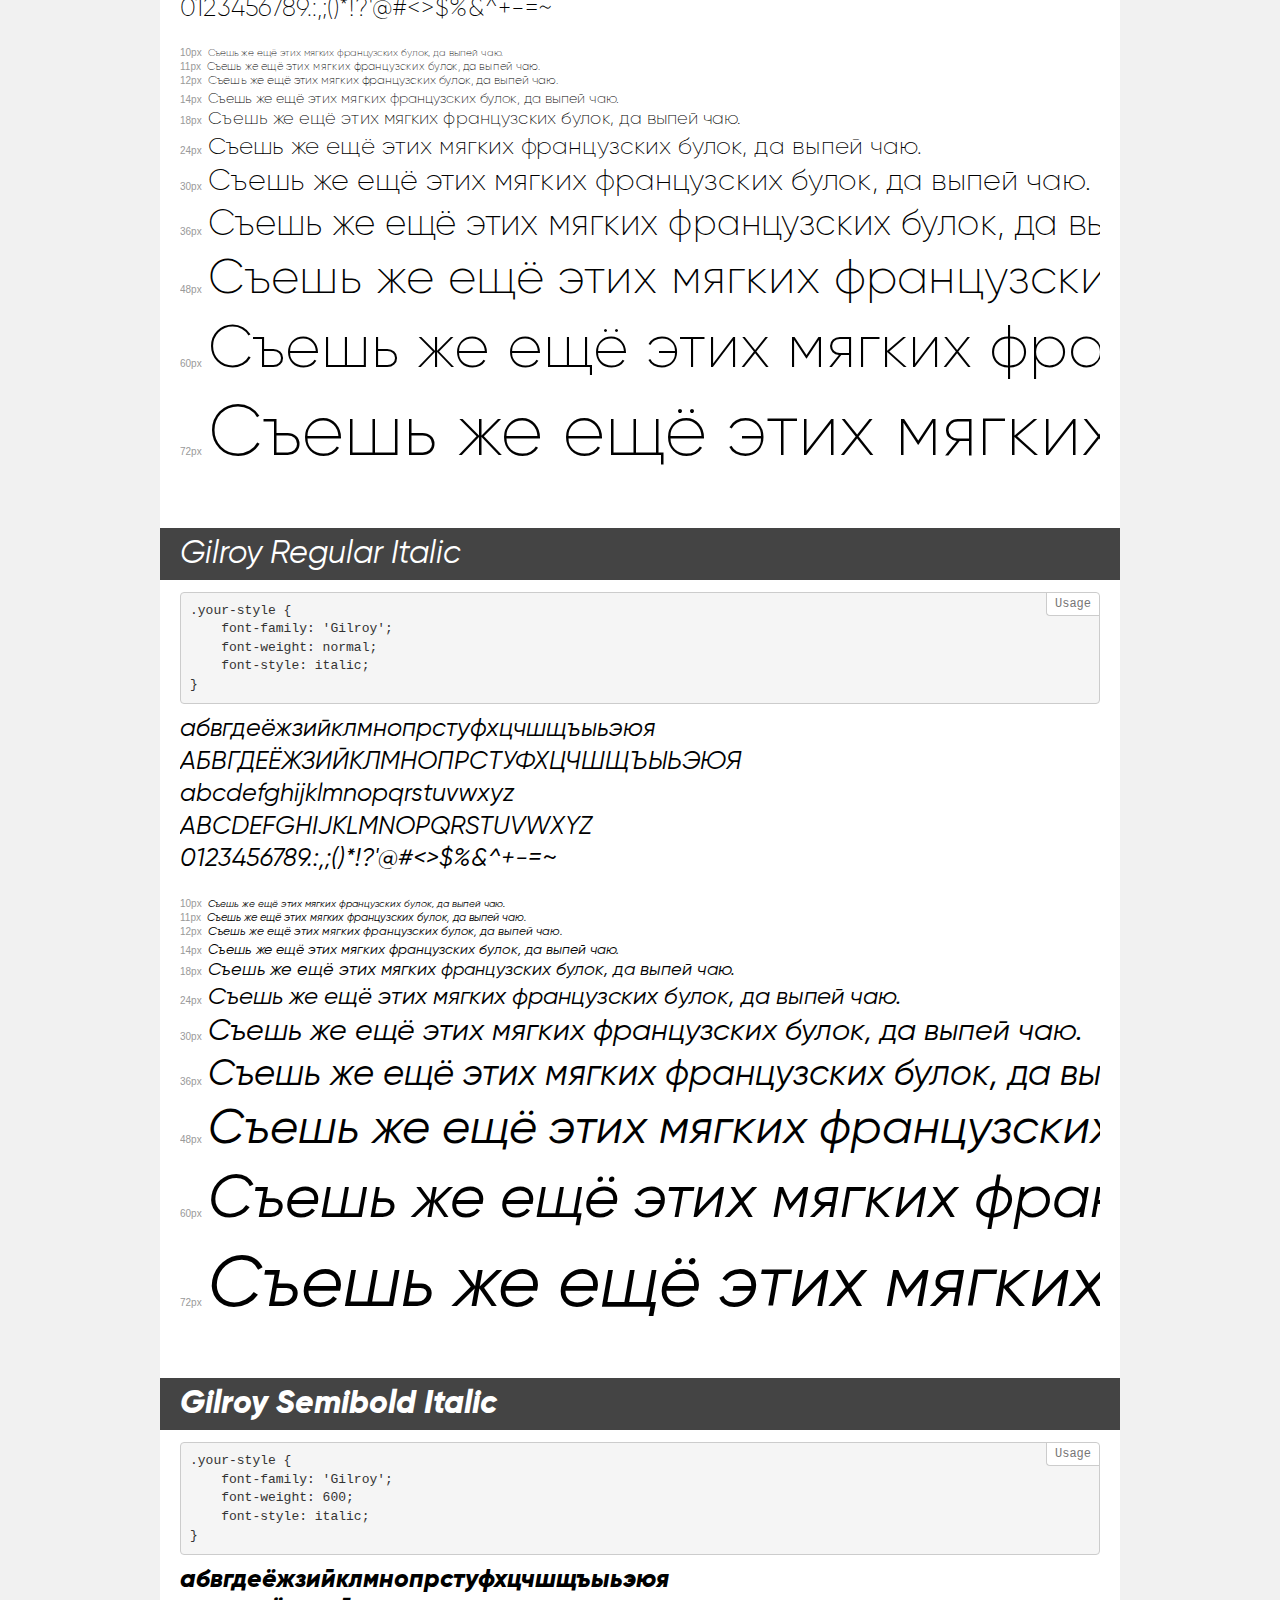
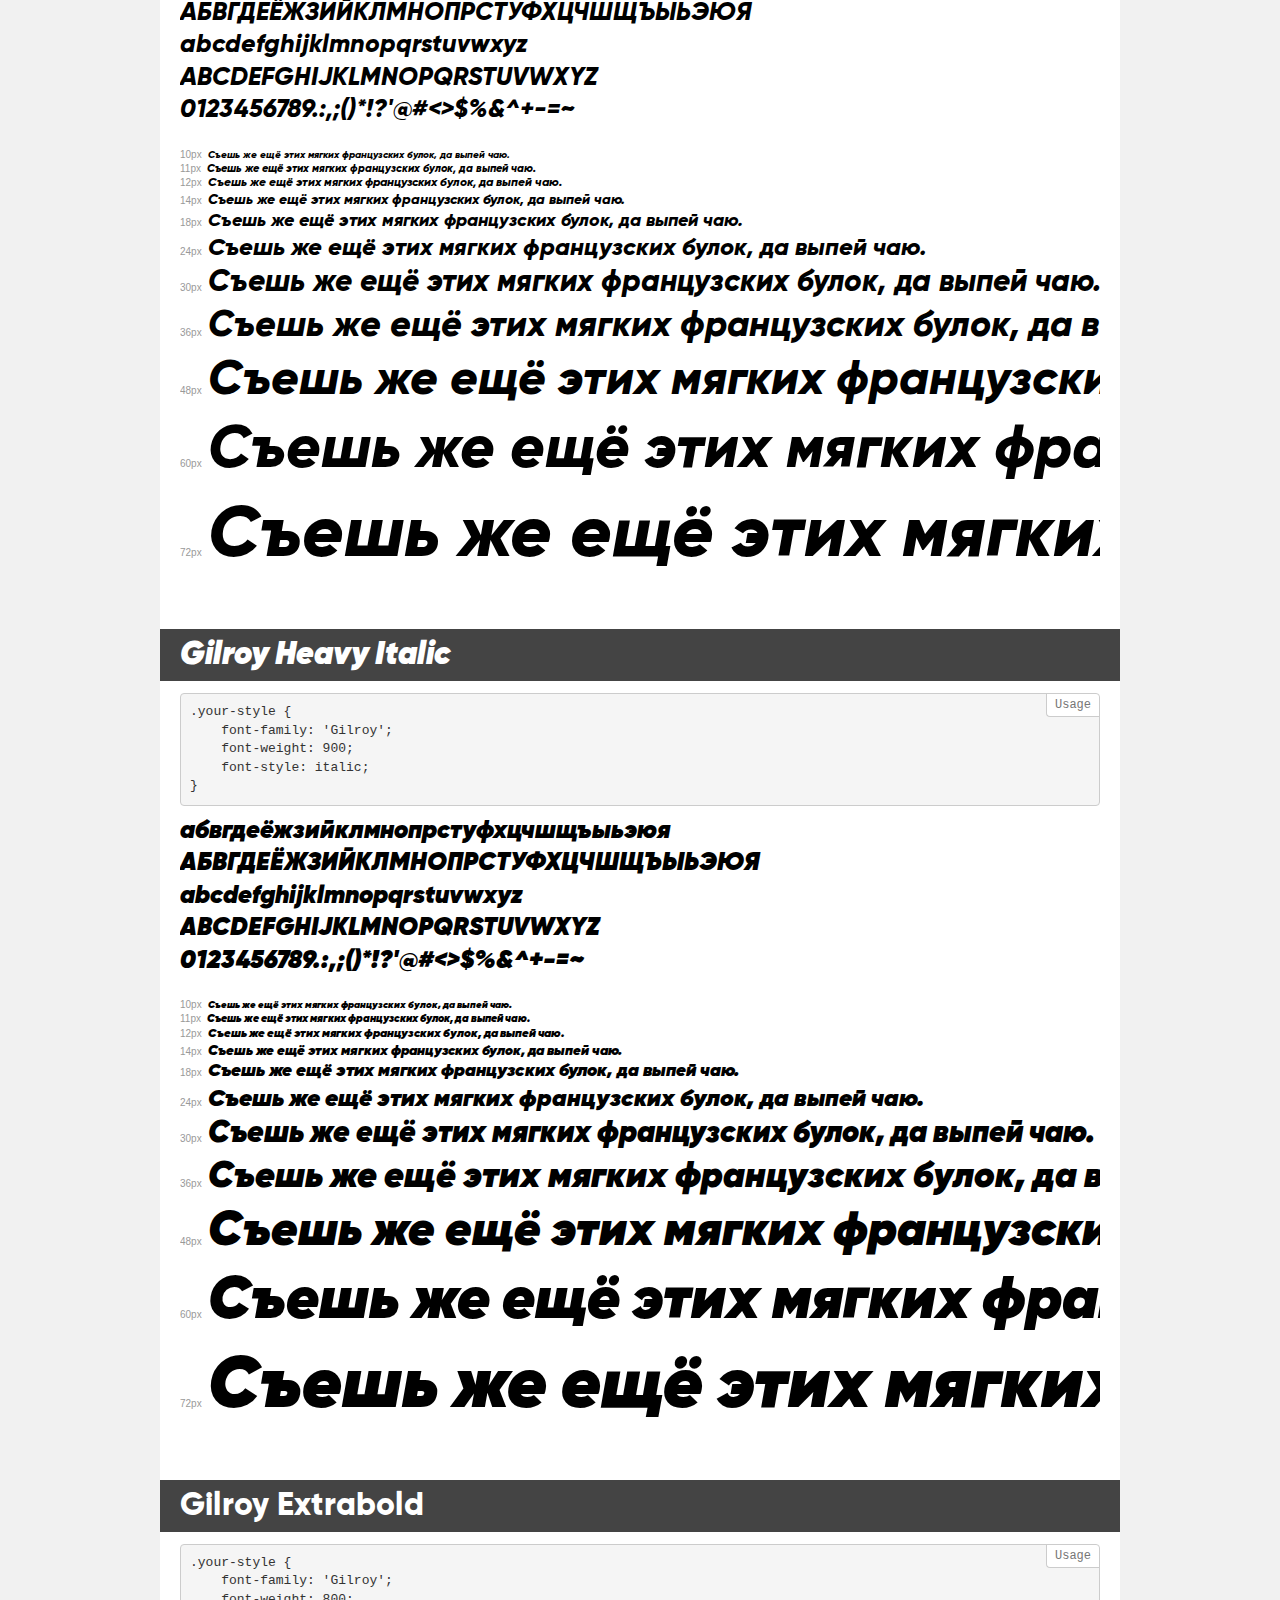
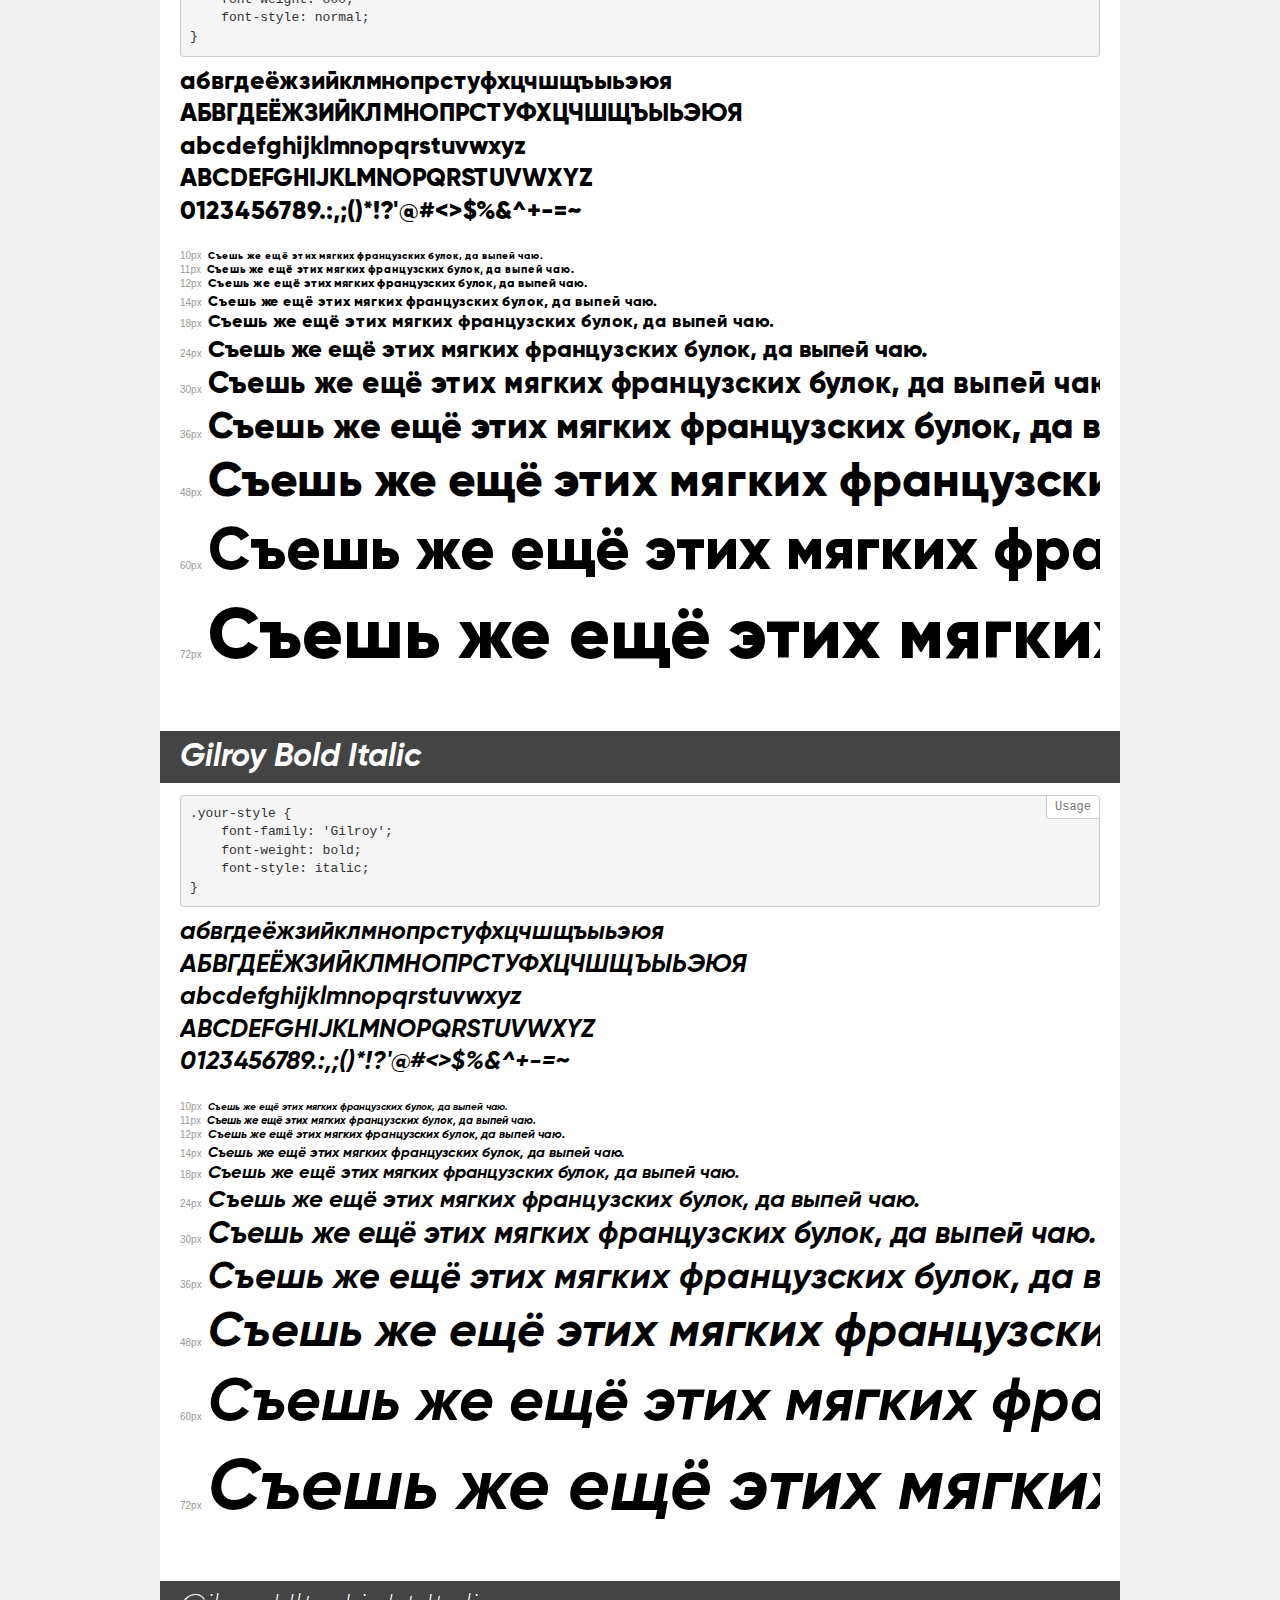
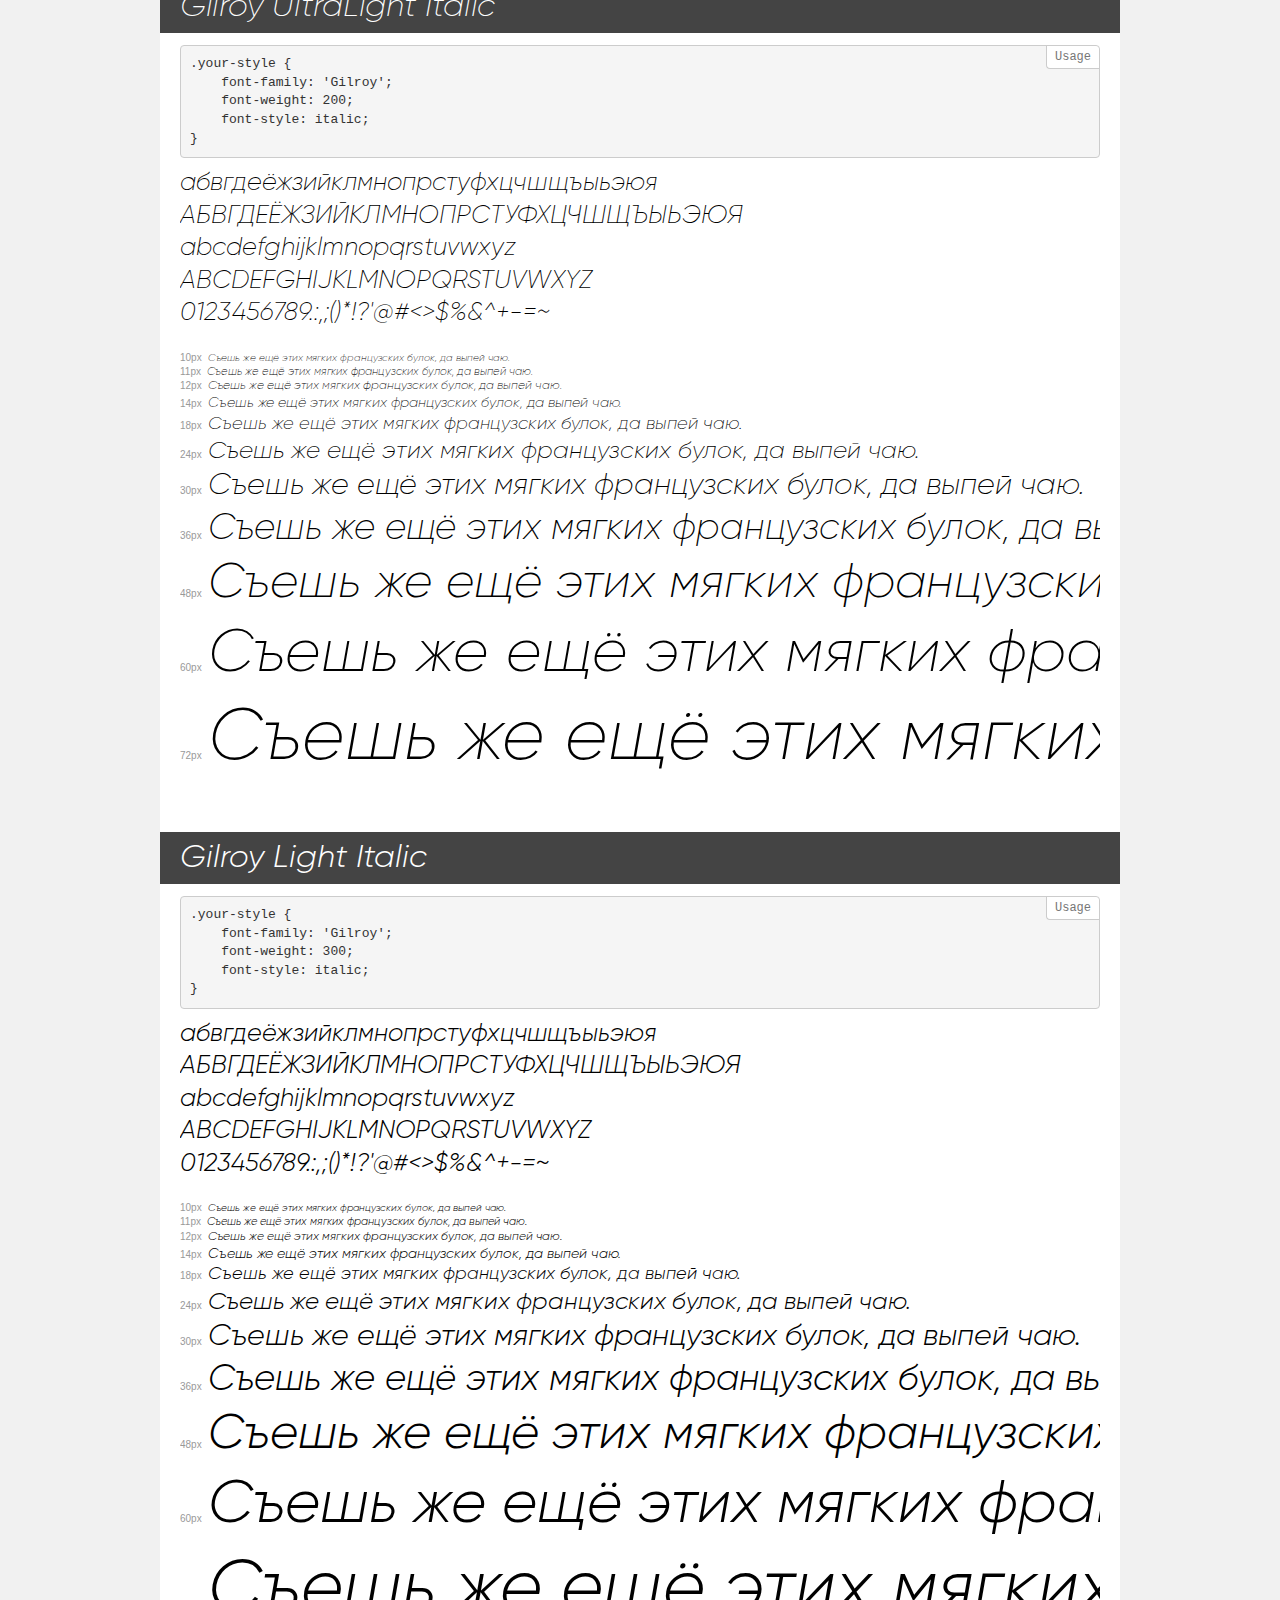
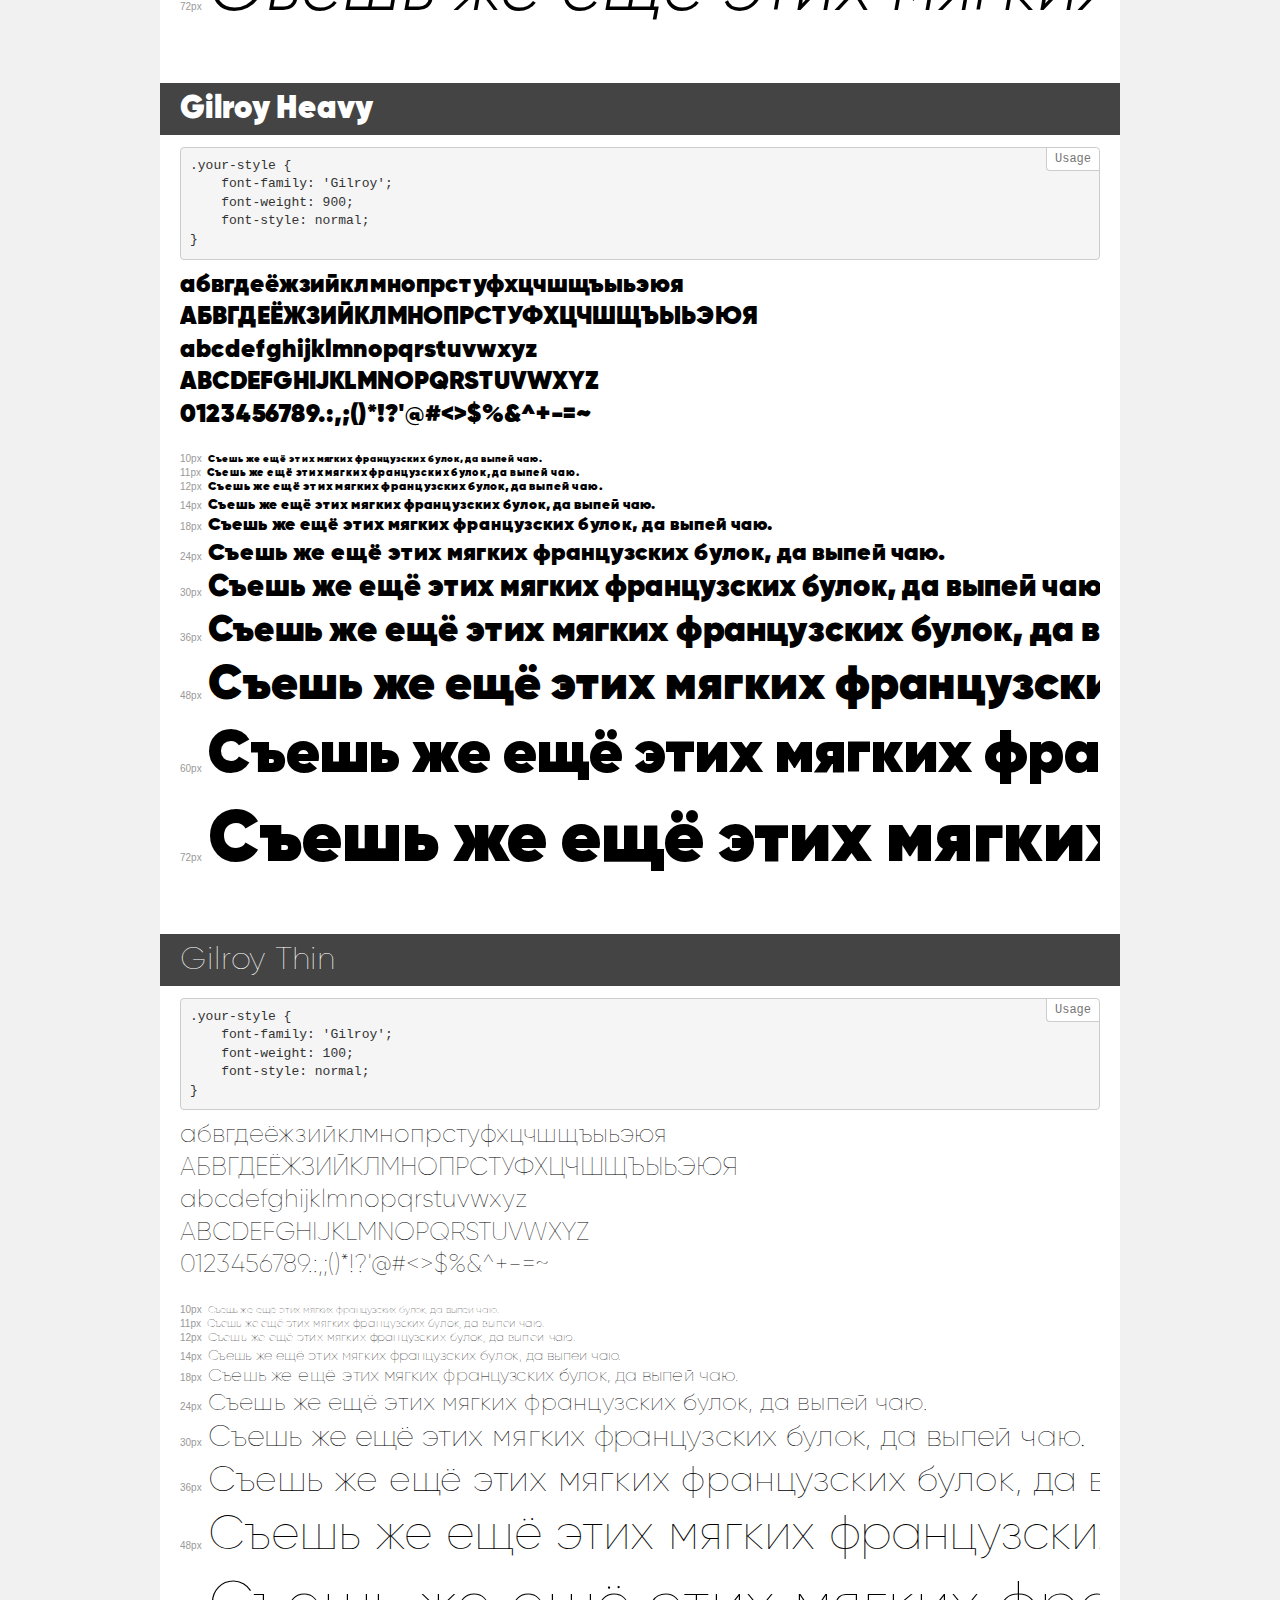
<file: fonts/demo.html>
<!DOCTYPE html>
<html>
<head>
    <meta charset="utf-8">
    <meta http-equiv="X-UA-Compatible" content="IE=edge">
    <meta name="viewport" content="width=device-width, initial-scale=1">
    <meta name="robots" content="noindex, noarchive">
    <meta name="format-detection" content="telephone=no">
    <title>Transfonter demo</title>
    <link href="stylesheet.css" rel="stylesheet">
    <style>
        /*
        http://meyerweb.com/eric/tools/css/reset/
        v2.0 | 20110126
        License: none (public domain)
        */
        html, body, div, span, applet, object, iframe,
        h1, h2, h3, h4, h5, h6, p, blockquote, pre,
        a, abbr, acronym, address, big, cite, code,
        del, dfn, em, img, ins, kbd, q, s, samp,
        small, strike, strong, sub, sup, tt, var,
        b, u, i, center,
        dl, dt, dd, ol, ul, li,
        fieldset, form, label, legend,
        table, caption, tbody, tfoot, thead, tr, th, td,
        article, aside, canvas, details, embed,
        figure, figcaption, footer, header, hgroup,
        menu, nav, output, ruby, section, summary,
        time, mark, audio, video {
            margin: 0;
            padding: 0;
            border: 0;
            font-size: 100%;
            font: inherit;
            vertical-align: baseline;
        }
        /* HTML5 display-role reset for older browsers */
        article, aside, details, figcaption, figure,
        footer, header, hgroup, menu, nav, section {
            display: block;
        }
        body {
            line-height: 1;
        }
        ol, ul {
            list-style: none;
        }
        blockquote, q {
            quotes: none;
        }
        blockquote:before, blockquote:after,
        q:before, q:after {
            content: '';
            content: none;
        }
        table {
            border-collapse: collapse;
            border-spacing: 0;
        }
        /* common styles */
        body {
            background: #f1f1f1;
            color: #000;
        }
        .page {
            background: #fff;
            width: 920px;
            margin: 0 auto;
            padding: 20px 20px 0 20px;
            overflow: hidden;
        }
        .font-container {
            overflow-x: auto;
            overflow-y: hidden;
            margin-bottom: 40px;
            line-height: 1.3;
            white-space: nowrap;
            padding-bottom: 5px;
        }
        h1 {
            position: relative;
            background: #444;
            font-size: 32px;
            color: #fff;
            padding: 10px 20px;
            margin: 0 -20px 12px -20px;
        }
        .letters {
            font-size: 25px;
            margin-bottom: 20px;
        }
        .s10:before {
            content: '10px';
        }
        .s11:before {
            content: '11px';
        }
        .s12:before {
            content: '12px';
        }
        .s14:before {
            content: '14px';
        }
        .s18:before {
            content: '18px';
        }
        .s24:before {
            content: '24px';
        }
        .s30:before {
            content: '30px';
        }
        .s36:before {
            content: '36px';
        }
        .s48:before {
            content: '48px';
        }
        .s60:before {
            content: '60px';
        }
        .s72:before {
            content: '72px';
        }
        .s10:before, .s11:before, .s12:before, .s14:before,
        .s18:before, .s24:before, .s30:before, .s36:before,
        .s48:before, .s60:before, .s72:before {
            font-family: Arial, sans-serif;
            font-size: 10px;
            font-weight: normal;
            font-style: normal;
            color: #999;
            padding-right: 6px;
        }
        pre {
            display: block;
            position: relative;
            padding: 9px;
            margin: 0 0 10px;
            font-family: Monaco, Menlo, Consolas, "Courier New", monospace !important;
            font-size: 13px;
            line-height: 1.428571429;
            color: #333;
            font-weight: normal !important;
            font-style: normal !important;
            background-color: #f5f5f5;
            border: 1px solid #ccc;
            overflow-x: auto;
            border-radius: 4px;
        }
        pre:after {
            display: block;
            position: absolute;
            right: 0;
            top: 0;
            content: 'Usage';
            line-height: 1;
            padding: 5px 8px;
            font-size: 12px;
            color: #767676;
            background-color: #fff;
            border: 1px solid #ccc;
            border-right: none;
            border-top: none;
            border-radius: 0 4px 0 4px;
            z-index: 10;
        }
        /* responsive */
        @media (max-width: 959px) {
            .page {
                width: auto;
                margin: 0;
            }
        }
    </style>
</head>
<body>
<div class="page">
    <div class="demo" style="font-family: 'Gilroy'; font-weight: normal; font-style: normal;">
        <h1>Gilroy Regular</h1>
        <pre>.your-style {
    font-family: 'Gilroy';
    font-weight: normal;
    font-style: normal;
}</pre>
        <div class="font-container">
            <p class="letters">
                абвгдеёжзийклмнопрстуфхцчшщъыьэюя<br>
АБВГДЕЁЖЗИЙКЛМНОПРСТУФХЦЧШЩЪЫЬЭЮЯ<br>
abcdefghijklmnopqrstuvwxyz<br>
ABCDEFGHIJKLMNOPQRSTUVWXYZ<br>
                0123456789.:,;()*!?'@#<>$%&^+-=~
            </p>
            <p class="s10" style="font-size: 10px;">Съешь же ещё этих мягких французских булок, да выпей чаю.</p>
            <p class="s11" style="font-size: 11px;">Съешь же ещё этих мягких французских булок, да выпей чаю.</p>
            <p class="s12" style="font-size: 12px;">Съешь же ещё этих мягких французских булок, да выпей чаю.</p>
            <p class="s14" style="font-size: 14px;">Съешь же ещё этих мягких французских булок, да выпей чаю.</p>
            <p class="s18" style="font-size: 18px;">Съешь же ещё этих мягких французских булок, да выпей чаю.</p>
            <p class="s24" style="font-size: 24px;">Съешь же ещё этих мягких французских булок, да выпей чаю.</p>
            <p class="s30" style="font-size: 30px;">Съешь же ещё этих мягких французских булок, да выпей чаю.</p>
            <p class="s36" style="font-size: 36px;">Съешь же ещё этих мягких французских булок, да выпей чаю.</p>
            <p class="s48" style="font-size: 48px;">Съешь же ещё этих мягких французских булок, да выпей чаю.</p>
            <p class="s60" style="font-size: 60px;">Съешь же ещё этих мягких французских булок, да выпей чаю.</p>
            <p class="s72" style="font-size: 72px;">Съешь же ещё этих мягких французских булок, да выпей чаю.</p>
        </div>
    </div>
    <div class="demo" style="font-family: 'Gilroy'; font-weight: 800; font-style: italic;">
        <h1>Gilroy Extrabold Italic</h1>
        <pre>.your-style {
    font-family: 'Gilroy';
    font-weight: 800;
    font-style: italic;
}</pre>
        <div class="font-container">
            <p class="letters">
                абвгдеёжзийклмнопрстуфхцчшщъыьэюя<br>
АБВГДЕЁЖЗИЙКЛМНОПРСТУФХЦЧШЩЪЫЬЭЮЯ<br>
abcdefghijklmnopqrstuvwxyz<br>
ABCDEFGHIJKLMNOPQRSTUVWXYZ<br>
                0123456789.:,;()*!?'@#<>$%&^+-=~
            </p>
            <p class="s10" style="font-size: 10px;">Съешь же ещё этих мягких французских булок, да выпей чаю.</p>
            <p class="s11" style="font-size: 11px;">Съешь же ещё этих мягких французских булок, да выпей чаю.</p>
            <p class="s12" style="font-size: 12px;">Съешь же ещё этих мягких французских булок, да выпей чаю.</p>
            <p class="s14" style="font-size: 14px;">Съешь же ещё этих мягких французских булок, да выпей чаю.</p>
            <p class="s18" style="font-size: 18px;">Съешь же ещё этих мягких французских булок, да выпей чаю.</p>
            <p class="s24" style="font-size: 24px;">Съешь же ещё этих мягких французских булок, да выпей чаю.</p>
            <p class="s30" style="font-size: 30px;">Съешь же ещё этих мягких французских булок, да выпей чаю.</p>
            <p class="s36" style="font-size: 36px;">Съешь же ещё этих мягких французских булок, да выпей чаю.</p>
            <p class="s48" style="font-size: 48px;">Съешь же ещё этих мягких французских булок, да выпей чаю.</p>
            <p class="s60" style="font-size: 60px;">Съешь же ещё этих мягких французских булок, да выпей чаю.</p>
            <p class="s72" style="font-size: 72px;">Съешь же ещё этих мягких французских булок, да выпей чаю.</p>
        </div>
    </div>
    <div class="demo" style="font-family: 'Gilroy'; font-weight: bold; font-style: normal;">
        <h1>Gilroy Bold</h1>
        <pre>.your-style {
    font-family: 'Gilroy';
    font-weight: bold;
    font-style: normal;
}</pre>
        <div class="font-container">
            <p class="letters">
                абвгдеёжзийклмнопрстуфхцчшщъыьэюя<br>
АБВГДЕЁЖЗИЙКЛМНОПРСТУФХЦЧШЩЪЫЬЭЮЯ<br>
abcdefghijklmnopqrstuvwxyz<br>
ABCDEFGHIJKLMNOPQRSTUVWXYZ<br>
                0123456789.:,;()*!?'@#<>$%&^+-=~
            </p>
            <p class="s10" style="font-size: 10px;">Съешь же ещё этих мягких французских булок, да выпей чаю.</p>
            <p class="s11" style="font-size: 11px;">Съешь же ещё этих мягких французских булок, да выпей чаю.</p>
            <p class="s12" style="font-size: 12px;">Съешь же ещё этих мягких французских булок, да выпей чаю.</p>
            <p class="s14" style="font-size: 14px;">Съешь же ещё этих мягких французских булок, да выпей чаю.</p>
            <p class="s18" style="font-size: 18px;">Съешь же ещё этих мягких французских булок, да выпей чаю.</p>
            <p class="s24" style="font-size: 24px;">Съешь же ещё этих мягких французских булок, да выпей чаю.</p>
            <p class="s30" style="font-size: 30px;">Съешь же ещё этих мягких французских булок, да выпей чаю.</p>
            <p class="s36" style="font-size: 36px;">Съешь же ещё этих мягких французских булок, да выпей чаю.</p>
            <p class="s48" style="font-size: 48px;">Съешь же ещё этих мягких французских булок, да выпей чаю.</p>
            <p class="s60" style="font-size: 60px;">Съешь же ещё этих мягких французских булок, да выпей чаю.</p>
            <p class="s72" style="font-size: 72px;">Съешь же ещё этих мягких французских булок, да выпей чаю.</p>
        </div>
    </div>
    <div class="demo" style="font-family: 'Gilroy'; font-weight: 900; font-style: normal;">
        <h1>Gilroy Black</h1>
        <pre>.your-style {
    font-family: 'Gilroy';
    font-weight: 900;
    font-style: normal;
}</pre>
        <div class="font-container">
            <p class="letters">
                абвгдеёжзийклмнопрстуфхцчшщъыьэюя<br>
АБВГДЕЁЖЗИЙКЛМНОПРСТУФХЦЧШЩЪЫЬЭЮЯ<br>
abcdefghijklmnopqrstuvwxyz<br>
ABCDEFGHIJKLMNOPQRSTUVWXYZ<br>
                0123456789.:,;()*!?'@#<>$%&^+-=~
            </p>
            <p class="s10" style="font-size: 10px;">Съешь же ещё этих мягких французских булок, да выпей чаю.</p>
            <p class="s11" style="font-size: 11px;">Съешь же ещё этих мягких французских булок, да выпей чаю.</p>
            <p class="s12" style="font-size: 12px;">Съешь же ещё этих мягких французских булок, да выпей чаю.</p>
            <p class="s14" style="font-size: 14px;">Съешь же ещё этих мягких французских булок, да выпей чаю.</p>
            <p class="s18" style="font-size: 18px;">Съешь же ещё этих мягких французских булок, да выпей чаю.</p>
            <p class="s24" style="font-size: 24px;">Съешь же ещё этих мягких французских булок, да выпей чаю.</p>
            <p class="s30" style="font-size: 30px;">Съешь же ещё этих мягких французских булок, да выпей чаю.</p>
            <p class="s36" style="font-size: 36px;">Съешь же ещё этих мягких французских булок, да выпей чаю.</p>
            <p class="s48" style="font-size: 48px;">Съешь же ещё этих мягких французских булок, да выпей чаю.</p>
            <p class="s60" style="font-size: 60px;">Съешь же ещё этих мягких французских булок, да выпей чаю.</p>
            <p class="s72" style="font-size: 72px;">Съешь же ещё этих мягких французских булок, да выпей чаю.</p>
        </div>
    </div>
    <div class="demo" style="font-family: 'Gilroy'; font-weight: 300; font-style: normal;">
        <h1>Gilroy Light</h1>
        <pre>.your-style {
    font-family: 'Gilroy';
    font-weight: 300;
    font-style: normal;
}</pre>
        <div class="font-container">
            <p class="letters">
                абвгдеёжзийклмнопрстуфхцчшщъыьэюя<br>
АБВГДЕЁЖЗИЙКЛМНОПРСТУФХЦЧШЩЪЫЬЭЮЯ<br>
abcdefghijklmnopqrstuvwxyz<br>
ABCDEFGHIJKLMNOPQRSTUVWXYZ<br>
                0123456789.:,;()*!?'@#<>$%&^+-=~
            </p>
            <p class="s10" style="font-size: 10px;">Съешь же ещё этих мягких французских булок, да выпей чаю.</p>
            <p class="s11" style="font-size: 11px;">Съешь же ещё этих мягких французских булок, да выпей чаю.</p>
            <p class="s12" style="font-size: 12px;">Съешь же ещё этих мягких французских булок, да выпей чаю.</p>
            <p class="s14" style="font-size: 14px;">Съешь же ещё этих мягких французских булок, да выпей чаю.</p>
            <p class="s18" style="font-size: 18px;">Съешь же ещё этих мягких французских булок, да выпей чаю.</p>
            <p class="s24" style="font-size: 24px;">Съешь же ещё этих мягких французских булок, да выпей чаю.</p>
            <p class="s30" style="font-size: 30px;">Съешь же ещё этих мягких французских булок, да выпей чаю.</p>
            <p class="s36" style="font-size: 36px;">Съешь же ещё этих мягких французских булок, да выпей чаю.</p>
            <p class="s48" style="font-size: 48px;">Съешь же ещё этих мягких французских булок, да выпей чаю.</p>
            <p class="s60" style="font-size: 60px;">Съешь же ещё этих мягких французских булок, да выпей чаю.</p>
            <p class="s72" style="font-size: 72px;">Съешь же ещё этих мягких французских булок, да выпей чаю.</p>
        </div>
    </div>
    <div class="demo" style="font-family: 'Gilroy'; font-weight: 600; font-style: normal;">
        <h1>Gilroy Semibold</h1>
        <pre>.your-style {
    font-family: 'Gilroy';
    font-weight: 600;
    font-style: normal;
}</pre>
        <div class="font-container">
            <p class="letters">
                абвгдеёжзийклмнопрстуфхцчшщъыьэюя<br>
АБВГДЕЁЖЗИЙКЛМНОПРСТУФХЦЧШЩЪЫЬЭЮЯ<br>
abcdefghijklmnopqrstuvwxyz<br>
ABCDEFGHIJKLMNOPQRSTUVWXYZ<br>
                0123456789.:,;()*!?'@#<>$%&^+-=~
            </p>
            <p class="s10" style="font-size: 10px;">Съешь же ещё этих мягких французских булок, да выпей чаю.</p>
            <p class="s11" style="font-size: 11px;">Съешь же ещё этих мягких французских булок, да выпей чаю.</p>
            <p class="s12" style="font-size: 12px;">Съешь же ещё этих мягких французских булок, да выпей чаю.</p>
            <p class="s14" style="font-size: 14px;">Съешь же ещё этих мягких французских булок, да выпей чаю.</p>
            <p class="s18" style="font-size: 18px;">Съешь же ещё этих мягких французских булок, да выпей чаю.</p>
            <p class="s24" style="font-size: 24px;">Съешь же ещё этих мягких французских булок, да выпей чаю.</p>
            <p class="s30" style="font-size: 30px;">Съешь же ещё этих мягких французских булок, да выпей чаю.</p>
            <p class="s36" style="font-size: 36px;">Съешь же ещё этих мягких французских булок, да выпей чаю.</p>
            <p class="s48" style="font-size: 48px;">Съешь же ещё этих мягких французских булок, да выпей чаю.</p>
            <p class="s60" style="font-size: 60px;">Съешь же ещё этих мягких французских булок, да выпей чаю.</p>
            <p class="s72" style="font-size: 72px;">Съешь же ещё этих мягких французских булок, да выпей чаю.</p>
        </div>
    </div>
    <div class="demo" style="font-family: 'Gilroy'; font-weight: 500; font-style: normal;">
        <h1>Gilroy Medium</h1>
        <pre>.your-style {
    font-family: 'Gilroy';
    font-weight: 500;
    font-style: normal;
}</pre>
        <div class="font-container">
            <p class="letters">
                абвгдеёжзийклмнопрстуфхцчшщъыьэюя<br>
АБВГДЕЁЖЗИЙКЛМНОПРСТУФХЦЧШЩЪЫЬЭЮЯ<br>
abcdefghijklmnopqrstuvwxyz<br>
ABCDEFGHIJKLMNOPQRSTUVWXYZ<br>
                0123456789.:,;()*!?'@#<>$%&^+-=~
            </p>
            <p class="s10" style="font-size: 10px;">Съешь же ещё этих мягких французских булок, да выпей чаю.</p>
            <p class="s11" style="font-size: 11px;">Съешь же ещё этих мягких французских булок, да выпей чаю.</p>
            <p class="s12" style="font-size: 12px;">Съешь же ещё этих мягких французских булок, да выпей чаю.</p>
            <p class="s14" style="font-size: 14px;">Съешь же ещё этих мягких французских булок, да выпей чаю.</p>
            <p class="s18" style="font-size: 18px;">Съешь же ещё этих мягких французских булок, да выпей чаю.</p>
            <p class="s24" style="font-size: 24px;">Съешь же ещё этих мягких французских булок, да выпей чаю.</p>
            <p class="s30" style="font-size: 30px;">Съешь же ещё этих мягких французских булок, да выпей чаю.</p>
            <p class="s36" style="font-size: 36px;">Съешь же ещё этих мягких французских булок, да выпей чаю.</p>
            <p class="s48" style="font-size: 48px;">Съешь же ещё этих мягких французских булок, да выпей чаю.</p>
            <p class="s60" style="font-size: 60px;">Съешь же ещё этих мягких французских булок, да выпей чаю.</p>
            <p class="s72" style="font-size: 72px;">Съешь же ещё этих мягких французских булок, да выпей чаю.</p>
        </div>
    </div>
    <div class="demo" style="font-family: 'Gilroy'; font-weight: 500; font-style: italic;">
        <h1>Gilroy Medium Italic</h1>
        <pre>.your-style {
    font-family: 'Gilroy';
    font-weight: 500;
    font-style: italic;
}</pre>
        <div class="font-container">
            <p class="letters">
                абвгдеёжзийклмнопрстуфхцчшщъыьэюя<br>
АБВГДЕЁЖЗИЙКЛМНОПРСТУФХЦЧШЩЪЫЬЭЮЯ<br>
abcdefghijklmnopqrstuvwxyz<br>
ABCDEFGHIJKLMNOPQRSTUVWXYZ<br>
                0123456789.:,;()*!?'@#<>$%&^+-=~
            </p>
            <p class="s10" style="font-size: 10px;">Съешь же ещё этих мягких французских булок, да выпей чаю.</p>
            <p class="s11" style="font-size: 11px;">Съешь же ещё этих мягких французских булок, да выпей чаю.</p>
            <p class="s12" style="font-size: 12px;">Съешь же ещё этих мягких французских булок, да выпей чаю.</p>
            <p class="s14" style="font-size: 14px;">Съешь же ещё этих мягких французских булок, да выпей чаю.</p>
            <p class="s18" style="font-size: 18px;">Съешь же ещё этих мягких французских булок, да выпей чаю.</p>
            <p class="s24" style="font-size: 24px;">Съешь же ещё этих мягких французских булок, да выпей чаю.</p>
            <p class="s30" style="font-size: 30px;">Съешь же ещё этих мягких французских булок, да выпей чаю.</p>
            <p class="s36" style="font-size: 36px;">Съешь же ещё этих мягких французских булок, да выпей чаю.</p>
            <p class="s48" style="font-size: 48px;">Съешь же ещё этих мягких французских булок, да выпей чаю.</p>
            <p class="s60" style="font-size: 60px;">Съешь же ещё этих мягких французских булок, да выпей чаю.</p>
            <p class="s72" style="font-size: 72px;">Съешь же ещё этих мягких французских булок, да выпей чаю.</p>
        </div>
    </div>
    <div class="demo" style="font-family: 'Gilroy'; font-weight: 900; font-style: italic;">
        <h1>Gilroy Black Italic</h1>
        <pre>.your-style {
    font-family: 'Gilroy';
    font-weight: 900;
    font-style: italic;
}</pre>
        <div class="font-container">
            <p class="letters">
                абвгдеёжзийклмнопрстуфхцчшщъыьэюя<br>
АБВГДЕЁЖЗИЙКЛМНОПРСТУФХЦЧШЩЪЫЬЭЮЯ<br>
abcdefghijklmnopqrstuvwxyz<br>
ABCDEFGHIJKLMNOPQRSTUVWXYZ<br>
                0123456789.:,;()*!?'@#<>$%&^+-=~
            </p>
            <p class="s10" style="font-size: 10px;">Съешь же ещё этих мягких французских булок, да выпей чаю.</p>
            <p class="s11" style="font-size: 11px;">Съешь же ещё этих мягких французских булок, да выпей чаю.</p>
            <p class="s12" style="font-size: 12px;">Съешь же ещё этих мягких французских булок, да выпей чаю.</p>
            <p class="s14" style="font-size: 14px;">Съешь же ещё этих мягких французских булок, да выпей чаю.</p>
            <p class="s18" style="font-size: 18px;">Съешь же ещё этих мягких французских булок, да выпей чаю.</p>
            <p class="s24" style="font-size: 24px;">Съешь же ещё этих мягких французских булок, да выпей чаю.</p>
            <p class="s30" style="font-size: 30px;">Съешь же ещё этих мягких французских булок, да выпей чаю.</p>
            <p class="s36" style="font-size: 36px;">Съешь же ещё этих мягких французских булок, да выпей чаю.</p>
            <p class="s48" style="font-size: 48px;">Съешь же ещё этих мягких французских булок, да выпей чаю.</p>
            <p class="s60" style="font-size: 60px;">Съешь же ещё этих мягких французских булок, да выпей чаю.</p>
            <p class="s72" style="font-size: 72px;">Съешь же ещё этих мягких французских булок, да выпей чаю.</p>
        </div>
    </div>
    <div class="demo" style="font-family: 'Gilroy'; font-weight: 200; font-style: normal;">
        <h1>Gilroy UltraLight</h1>
        <pre>.your-style {
    font-family: 'Gilroy';
    font-weight: 200;
    font-style: normal;
}</pre>
        <div class="font-container">
            <p class="letters">
                абвгдеёжзийклмнопрстуфхцчшщъыьэюя<br>
АБВГДЕЁЖЗИЙКЛМНОПРСТУФХЦЧШЩЪЫЬЭЮЯ<br>
abcdefghijklmnopqrstuvwxyz<br>
ABCDEFGHIJKLMNOPQRSTUVWXYZ<br>
                0123456789.:,;()*!?'@#<>$%&^+-=~
            </p>
            <p class="s10" style="font-size: 10px;">Съешь же ещё этих мягких французских булок, да выпей чаю.</p>
            <p class="s11" style="font-size: 11px;">Съешь же ещё этих мягких французских булок, да выпей чаю.</p>
            <p class="s12" style="font-size: 12px;">Съешь же ещё этих мягких французских булок, да выпей чаю.</p>
            <p class="s14" style="font-size: 14px;">Съешь же ещё этих мягких французских булок, да выпей чаю.</p>
            <p class="s18" style="font-size: 18px;">Съешь же ещё этих мягких французских булок, да выпей чаю.</p>
            <p class="s24" style="font-size: 24px;">Съешь же ещё этих мягких французских булок, да выпей чаю.</p>
            <p class="s30" style="font-size: 30px;">Съешь же ещё этих мягких французских булок, да выпей чаю.</p>
            <p class="s36" style="font-size: 36px;">Съешь же ещё этих мягких французских булок, да выпей чаю.</p>
            <p class="s48" style="font-size: 48px;">Съешь же ещё этих мягких французских булок, да выпей чаю.</p>
            <p class="s60" style="font-size: 60px;">Съешь же ещё этих мягких французских булок, да выпей чаю.</p>
            <p class="s72" style="font-size: 72px;">Съешь же ещё этих мягких французских булок, да выпей чаю.</p>
        </div>
    </div>
    <div class="demo" style="font-family: 'Gilroy'; font-weight: normal; font-style: italic;">
        <h1>Gilroy Regular Italic</h1>
        <pre>.your-style {
    font-family: 'Gilroy';
    font-weight: normal;
    font-style: italic;
}</pre>
        <div class="font-container">
            <p class="letters">
                абвгдеёжзийклмнопрстуфхцчшщъыьэюя<br>
АБВГДЕЁЖЗИЙКЛМНОПРСТУФХЦЧШЩЪЫЬЭЮЯ<br>
abcdefghijklmnopqrstuvwxyz<br>
ABCDEFGHIJKLMNOPQRSTUVWXYZ<br>
                0123456789.:,;()*!?'@#<>$%&^+-=~
            </p>
            <p class="s10" style="font-size: 10px;">Съешь же ещё этих мягких французских булок, да выпей чаю.</p>
            <p class="s11" style="font-size: 11px;">Съешь же ещё этих мягких французских булок, да выпей чаю.</p>
            <p class="s12" style="font-size: 12px;">Съешь же ещё этих мягких французских булок, да выпей чаю.</p>
            <p class="s14" style="font-size: 14px;">Съешь же ещё этих мягких французских булок, да выпей чаю.</p>
            <p class="s18" style="font-size: 18px;">Съешь же ещё этих мягких французских булок, да выпей чаю.</p>
            <p class="s24" style="font-size: 24px;">Съешь же ещё этих мягких французских булок, да выпей чаю.</p>
            <p class="s30" style="font-size: 30px;">Съешь же ещё этих мягких французских булок, да выпей чаю.</p>
            <p class="s36" style="font-size: 36px;">Съешь же ещё этих мягких французских булок, да выпей чаю.</p>
            <p class="s48" style="font-size: 48px;">Съешь же ещё этих мягких французских булок, да выпей чаю.</p>
            <p class="s60" style="font-size: 60px;">Съешь же ещё этих мягких французских булок, да выпей чаю.</p>
            <p class="s72" style="font-size: 72px;">Съешь же ещё этих мягких французских булок, да выпей чаю.</p>
        </div>
    </div>
    <div class="demo" style="font-family: 'Gilroy'; font-weight: 600; font-style: italic;">
        <h1>Gilroy Semibold Italic</h1>
        <pre>.your-style {
    font-family: 'Gilroy';
    font-weight: 600;
    font-style: italic;
}</pre>
        <div class="font-container">
            <p class="letters">
                абвгдеёжзийклмнопрстуфхцчшщъыьэюя<br>
АБВГДЕЁЖЗИЙКЛМНОПРСТУФХЦЧШЩЪЫЬЭЮЯ<br>
abcdefghijklmnopqrstuvwxyz<br>
ABCDEFGHIJKLMNOPQRSTUVWXYZ<br>
                0123456789.:,;()*!?'@#<>$%&^+-=~
            </p>
            <p class="s10" style="font-size: 10px;">Съешь же ещё этих мягких французских булок, да выпей чаю.</p>
            <p class="s11" style="font-size: 11px;">Съешь же ещё этих мягких французских булок, да выпей чаю.</p>
            <p class="s12" style="font-size: 12px;">Съешь же ещё этих мягких французских булок, да выпей чаю.</p>
            <p class="s14" style="font-size: 14px;">Съешь же ещё этих мягких французских булок, да выпей чаю.</p>
            <p class="s18" style="font-size: 18px;">Съешь же ещё этих мягких французских булок, да выпей чаю.</p>
            <p class="s24" style="font-size: 24px;">Съешь же ещё этих мягких французских булок, да выпей чаю.</p>
            <p class="s30" style="font-size: 30px;">Съешь же ещё этих мягких французских булок, да выпей чаю.</p>
            <p class="s36" style="font-size: 36px;">Съешь же ещё этих мягких французских булок, да выпей чаю.</p>
            <p class="s48" style="font-size: 48px;">Съешь же ещё этих мягких французских булок, да выпей чаю.</p>
            <p class="s60" style="font-size: 60px;">Съешь же ещё этих мягких французских булок, да выпей чаю.</p>
            <p class="s72" style="font-size: 72px;">Съешь же ещё этих мягких французских булок, да выпей чаю.</p>
        </div>
    </div>
    <div class="demo" style="font-family: 'Gilroy'; font-weight: 900; font-style: italic;">
        <h1>Gilroy Heavy Italic</h1>
        <pre>.your-style {
    font-family: 'Gilroy';
    font-weight: 900;
    font-style: italic;
}</pre>
        <div class="font-container">
            <p class="letters">
                абвгдеёжзийклмнопрстуфхцчшщъыьэюя<br>
АБВГДЕЁЖЗИЙКЛМНОПРСТУФХЦЧШЩЪЫЬЭЮЯ<br>
abcdefghijklmnopqrstuvwxyz<br>
ABCDEFGHIJKLMNOPQRSTUVWXYZ<br>
                0123456789.:,;()*!?'@#<>$%&^+-=~
            </p>
            <p class="s10" style="font-size: 10px;">Съешь же ещё этих мягких французских булок, да выпей чаю.</p>
            <p class="s11" style="font-size: 11px;">Съешь же ещё этих мягких французских булок, да выпей чаю.</p>
            <p class="s12" style="font-size: 12px;">Съешь же ещё этих мягких французских булок, да выпей чаю.</p>
            <p class="s14" style="font-size: 14px;">Съешь же ещё этих мягких французских булок, да выпей чаю.</p>
            <p class="s18" style="font-size: 18px;">Съешь же ещё этих мягких французских булок, да выпей чаю.</p>
            <p class="s24" style="font-size: 24px;">Съешь же ещё этих мягких французских булок, да выпей чаю.</p>
            <p class="s30" style="font-size: 30px;">Съешь же ещё этих мягких французских булок, да выпей чаю.</p>
            <p class="s36" style="font-size: 36px;">Съешь же ещё этих мягких французских булок, да выпей чаю.</p>
            <p class="s48" style="font-size: 48px;">Съешь же ещё этих мягких французских булок, да выпей чаю.</p>
            <p class="s60" style="font-size: 60px;">Съешь же ещё этих мягких французских булок, да выпей чаю.</p>
            <p class="s72" style="font-size: 72px;">Съешь же ещё этих мягких французских булок, да выпей чаю.</p>
        </div>
    </div>
    <div class="demo" style="font-family: 'Gilroy'; font-weight: 800; font-style: normal;">
        <h1>Gilroy Extrabold</h1>
        <pre>.your-style {
    font-family: 'Gilroy';
    font-weight: 800;
    font-style: normal;
}</pre>
        <div class="font-container">
            <p class="letters">
                абвгдеёжзийклмнопрстуфхцчшщъыьэюя<br>
АБВГДЕЁЖЗИЙКЛМНОПРСТУФХЦЧШЩЪЫЬЭЮЯ<br>
abcdefghijklmnopqrstuvwxyz<br>
ABCDEFGHIJKLMNOPQRSTUVWXYZ<br>
                0123456789.:,;()*!?'@#<>$%&^+-=~
            </p>
            <p class="s10" style="font-size: 10px;">Съешь же ещё этих мягких французских булок, да выпей чаю.</p>
            <p class="s11" style="font-size: 11px;">Съешь же ещё этих мягких французских булок, да выпей чаю.</p>
            <p class="s12" style="font-size: 12px;">Съешь же ещё этих мягких французских булок, да выпей чаю.</p>
            <p class="s14" style="font-size: 14px;">Съешь же ещё этих мягких французских булок, да выпей чаю.</p>
            <p class="s18" style="font-size: 18px;">Съешь же ещё этих мягких французских булок, да выпей чаю.</p>
            <p class="s24" style="font-size: 24px;">Съешь же ещё этих мягких французских булок, да выпей чаю.</p>
            <p class="s30" style="font-size: 30px;">Съешь же ещё этих мягких французских булок, да выпей чаю.</p>
            <p class="s36" style="font-size: 36px;">Съешь же ещё этих мягких французских булок, да выпей чаю.</p>
            <p class="s48" style="font-size: 48px;">Съешь же ещё этих мягких французских булок, да выпей чаю.</p>
            <p class="s60" style="font-size: 60px;">Съешь же ещё этих мягких французских булок, да выпей чаю.</p>
            <p class="s72" style="font-size: 72px;">Съешь же ещё этих мягких французских булок, да выпей чаю.</p>
        </div>
    </div>
    <div class="demo" style="font-family: 'Gilroy'; font-weight: bold; font-style: italic;">
        <h1>Gilroy Bold Italic</h1>
        <pre>.your-style {
    font-family: 'Gilroy';
    font-weight: bold;
    font-style: italic;
}</pre>
        <div class="font-container">
            <p class="letters">
                абвгдеёжзийклмнопрстуфхцчшщъыьэюя<br>
АБВГДЕЁЖЗИЙКЛМНОПРСТУФХЦЧШЩЪЫЬЭЮЯ<br>
abcdefghijklmnopqrstuvwxyz<br>
ABCDEFGHIJKLMNOPQRSTUVWXYZ<br>
                0123456789.:,;()*!?'@#<>$%&^+-=~
            </p>
            <p class="s10" style="font-size: 10px;">Съешь же ещё этих мягких французских булок, да выпей чаю.</p>
            <p class="s11" style="font-size: 11px;">Съешь же ещё этих мягких французских булок, да выпей чаю.</p>
            <p class="s12" style="font-size: 12px;">Съешь же ещё этих мягких французских булок, да выпей чаю.</p>
            <p class="s14" style="font-size: 14px;">Съешь же ещё этих мягких французских булок, да выпей чаю.</p>
            <p class="s18" style="font-size: 18px;">Съешь же ещё этих мягких французских булок, да выпей чаю.</p>
            <p class="s24" style="font-size: 24px;">Съешь же ещё этих мягких французских булок, да выпей чаю.</p>
            <p class="s30" style="font-size: 30px;">Съешь же ещё этих мягких французских булок, да выпей чаю.</p>
            <p class="s36" style="font-size: 36px;">Съешь же ещё этих мягких французских булок, да выпей чаю.</p>
            <p class="s48" style="font-size: 48px;">Съешь же ещё этих мягких французских булок, да выпей чаю.</p>
            <p class="s60" style="font-size: 60px;">Съешь же ещё этих мягких французских булок, да выпей чаю.</p>
            <p class="s72" style="font-size: 72px;">Съешь же ещё этих мягких французских булок, да выпей чаю.</p>
        </div>
    </div>
    <div class="demo" style="font-family: 'Gilroy'; font-weight: 200; font-style: italic;">
        <h1>Gilroy UltraLight Italic</h1>
        <pre>.your-style {
    font-family: 'Gilroy';
    font-weight: 200;
    font-style: italic;
}</pre>
        <div class="font-container">
            <p class="letters">
                абвгдеёжзийклмнопрстуфхцчшщъыьэюя<br>
АБВГДЕЁЖЗИЙКЛМНОПРСТУФХЦЧШЩЪЫЬЭЮЯ<br>
abcdefghijklmnopqrstuvwxyz<br>
ABCDEFGHIJKLMNOPQRSTUVWXYZ<br>
                0123456789.:,;()*!?'@#<>$%&^+-=~
            </p>
            <p class="s10" style="font-size: 10px;">Съешь же ещё этих мягких французских булок, да выпей чаю.</p>
            <p class="s11" style="font-size: 11px;">Съешь же ещё этих мягких французских булок, да выпей чаю.</p>
            <p class="s12" style="font-size: 12px;">Съешь же ещё этих мягких французских булок, да выпей чаю.</p>
            <p class="s14" style="font-size: 14px;">Съешь же ещё этих мягких французских булок, да выпей чаю.</p>
            <p class="s18" style="font-size: 18px;">Съешь же ещё этих мягких французских булок, да выпей чаю.</p>
            <p class="s24" style="font-size: 24px;">Съешь же ещё этих мягких французских булок, да выпей чаю.</p>
            <p class="s30" style="font-size: 30px;">Съешь же ещё этих мягких французских булок, да выпей чаю.</p>
            <p class="s36" style="font-size: 36px;">Съешь же ещё этих мягких французских булок, да выпей чаю.</p>
            <p class="s48" style="font-size: 48px;">Съешь же ещё этих мягких французских булок, да выпей чаю.</p>
            <p class="s60" style="font-size: 60px;">Съешь же ещё этих мягких французских булок, да выпей чаю.</p>
            <p class="s72" style="font-size: 72px;">Съешь же ещё этих мягких французских булок, да выпей чаю.</p>
        </div>
    </div>
    <div class="demo" style="font-family: 'Gilroy'; font-weight: 300; font-style: italic;">
        <h1>Gilroy Light Italic</h1>
        <pre>.your-style {
    font-family: 'Gilroy';
    font-weight: 300;
    font-style: italic;
}</pre>
        <div class="font-container">
            <p class="letters">
                абвгдеёжзийклмнопрстуфхцчшщъыьэюя<br>
АБВГДЕЁЖЗИЙКЛМНОПРСТУФХЦЧШЩЪЫЬЭЮЯ<br>
abcdefghijklmnopqrstuvwxyz<br>
ABCDEFGHIJKLMNOPQRSTUVWXYZ<br>
                0123456789.:,;()*!?'@#<>$%&^+-=~
            </p>
            <p class="s10" style="font-size: 10px;">Съешь же ещё этих мягких французских булок, да выпей чаю.</p>
            <p class="s11" style="font-size: 11px;">Съешь же ещё этих мягких французских булок, да выпей чаю.</p>
            <p class="s12" style="font-size: 12px;">Съешь же ещё этих мягких французских булок, да выпей чаю.</p>
            <p class="s14" style="font-size: 14px;">Съешь же ещё этих мягких французских булок, да выпей чаю.</p>
            <p class="s18" style="font-size: 18px;">Съешь же ещё этих мягких французских булок, да выпей чаю.</p>
            <p class="s24" style="font-size: 24px;">Съешь же ещё этих мягких французских булок, да выпей чаю.</p>
            <p class="s30" style="font-size: 30px;">Съешь же ещё этих мягких французских булок, да выпей чаю.</p>
            <p class="s36" style="font-size: 36px;">Съешь же ещё этих мягких французских булок, да выпей чаю.</p>
            <p class="s48" style="font-size: 48px;">Съешь же ещё этих мягких французских булок, да выпей чаю.</p>
            <p class="s60" style="font-size: 60px;">Съешь же ещё этих мягких французских булок, да выпей чаю.</p>
            <p class="s72" style="font-size: 72px;">Съешь же ещё этих мягких французских булок, да выпей чаю.</p>
        </div>
    </div>
    <div class="demo" style="font-family: 'Gilroy'; font-weight: 900; font-style: normal;">
        <h1>Gilroy Heavy</h1>
        <pre>.your-style {
    font-family: 'Gilroy';
    font-weight: 900;
    font-style: normal;
}</pre>
        <div class="font-container">
            <p class="letters">
                абвгдеёжзийклмнопрстуфхцчшщъыьэюя<br>
АБВГДЕЁЖЗИЙКЛМНОПРСТУФХЦЧШЩЪЫЬЭЮЯ<br>
abcdefghijklmnopqrstuvwxyz<br>
ABCDEFGHIJKLMNOPQRSTUVWXYZ<br>
                0123456789.:,;()*!?'@#<>$%&^+-=~
            </p>
            <p class="s10" style="font-size: 10px;">Съешь же ещё этих мягких французских булок, да выпей чаю.</p>
            <p class="s11" style="font-size: 11px;">Съешь же ещё этих мягких французских булок, да выпей чаю.</p>
            <p class="s12" style="font-size: 12px;">Съешь же ещё этих мягких французских булок, да выпей чаю.</p>
            <p class="s14" style="font-size: 14px;">Съешь же ещё этих мягких французских булок, да выпей чаю.</p>
            <p class="s18" style="font-size: 18px;">Съешь же ещё этих мягких французских булок, да выпей чаю.</p>
            <p class="s24" style="font-size: 24px;">Съешь же ещё этих мягких французских булок, да выпей чаю.</p>
            <p class="s30" style="font-size: 30px;">Съешь же ещё этих мягких французских булок, да выпей чаю.</p>
            <p class="s36" style="font-size: 36px;">Съешь же ещё этих мягких французских булок, да выпей чаю.</p>
            <p class="s48" style="font-size: 48px;">Съешь же ещё этих мягких французских булок, да выпей чаю.</p>
            <p class="s60" style="font-size: 60px;">Съешь же ещё этих мягких французских булок, да выпей чаю.</p>
            <p class="s72" style="font-size: 72px;">Съешь же ещё этих мягких французских булок, да выпей чаю.</p>
        </div>
    </div>
    <div class="demo" style="font-family: 'Gilroy'; font-weight: 100; font-style: normal;">
        <h1>Gilroy Thin</h1>
        <pre>.your-style {
    font-family: 'Gilroy';
    font-weight: 100;
    font-style: normal;
}</pre>
        <div class="font-container">
            <p class="letters">
                абвгдеёжзийклмнопрстуфхцчшщъыьэюя<br>
АБВГДЕЁЖЗИЙКЛМНОПРСТУФХЦЧШЩЪЫЬЭЮЯ<br>
abcdefghijklmnopqrstuvwxyz<br>
ABCDEFGHIJKLMNOPQRSTUVWXYZ<br>
                0123456789.:,;()*!?'@#<>$%&^+-=~
            </p>
            <p class="s10" style="font-size: 10px;">Съешь же ещё этих мягких французских булок, да выпей чаю.</p>
            <p class="s11" style="font-size: 11px;">Съешь же ещё этих мягких французских булок, да выпей чаю.</p>
            <p class="s12" style="font-size: 12px;">Съешь же ещё этих мягких французских булок, да выпей чаю.</p>
            <p class="s14" style="font-size: 14px;">Съешь же ещё этих мягких французских булок, да выпей чаю.</p>
            <p class="s18" style="font-size: 18px;">Съешь же ещё этих мягких французских булок, да выпей чаю.</p>
            <p class="s24" style="font-size: 24px;">Съешь же ещё этих мягких французских булок, да выпей чаю.</p>
            <p class="s30" style="font-size: 30px;">Съешь же ещё этих мягких французских булок, да выпей чаю.</p>
            <p class="s36" style="font-size: 36px;">Съешь же ещё этих мягких французских булок, да выпей чаю.</p>
            <p class="s48" style="font-size: 48px;">Съешь же ещё этих мягких французских булок, да выпей чаю.</p>
            <p class="s60" style="font-size: 60px;">Съешь же ещё этих мягких французских булок, да выпей чаю.</p>
            <p class="s72" style="font-size: 72px;">Съешь же ещё этих мягких французских булок, да выпей чаю.</p>
        </div>
    </div>
    <div class="demo" style="font-family: 'Gilroy'; font-weight: 100; font-style: italic;">
        <h1>Gilroy Thin Italic</h1>
        <pre>.your-style {
    font-family: 'Gilroy';
    font-weight: 100;
    font-style: italic;
}</pre>
        <div class="font-container">
            <p class="letters">
                абвгдеёжзийклмнопрстуфхцчшщъыьэюя<br>
АБВГДЕЁЖЗИЙКЛМНОПРСТУФХЦЧШЩЪЫЬЭЮЯ<br>
abcdefghijklmnopqrstuvwxyz<br>
ABCDEFGHIJKLMNOPQRSTUVWXYZ<br>
                0123456789.:,;()*!?'@#<>$%&^+-=~
            </p>
            <p class="s10" style="font-size: 10px;">Съешь же ещё этих мягких французских булок, да выпей чаю.</p>
            <p class="s11" style="font-size: 11px;">Съешь же ещё этих мягких французских булок, да выпей чаю.</p>
            <p class="s12" style="font-size: 12px;">Съешь же ещё этих мягких французских булок, да выпей чаю.</p>
            <p class="s14" style="font-size: 14px;">Съешь же ещё этих мягких французских булок, да выпей чаю.</p>
            <p class="s18" style="font-size: 18px;">Съешь же ещё этих мягких французских булок, да выпей чаю.</p>
            <p class="s24" style="font-size: 24px;">Съешь же ещё этих мягких французских булок, да выпей чаю.</p>
            <p class="s30" style="font-size: 30px;">Съешь же ещё этих мягких французских булок, да выпей чаю.</p>
            <p class="s36" style="font-size: 36px;">Съешь же ещё этих мягких французских булок, да выпей чаю.</p>
            <p class="s48" style="font-size: 48px;">Съешь же ещё этих мягких французских булок, да выпей чаю.</p>
            <p class="s60" style="font-size: 60px;">Съешь же ещё этих мягких французских булок, да выпей чаю.</p>
            <p class="s72" style="font-size: 72px;">Съешь же ещё этих мягких французских булок, да выпей чаю.</p>
        </div>
    </div>
</div>
</body>
</html>
</file>
<file: fonts/stylesheet.css>
@font-face {
    font-family: 'Gilroy';
    src: url('Gilroy-Regular.eot');
    src: local('Gilroy Regular'), local('Gilroy-Regular'),
        url('Gilroy-Regular.eot?#iefix') format('embedded-opentype'),
        url('Gilroy-Regular.woff2') format('woff2'),
        url('Gilroy-Regular.woff') format('woff'),
        url('Gilroy-Regular.ttf') format('truetype');
    font-weight: normal;
    font-style: normal;
}

@font-face {
    font-family: 'Gilroy';
    src: url('Gilroy-ExtraboldItalic.eot');
    src: local('Gilroy Extrabold Italic'), local('Gilroy-ExtraboldItalic'),
        url('Gilroy-ExtraboldItalic.eot?#iefix') format('embedded-opentype'),
        url('Gilroy-ExtraboldItalic.woff2') format('woff2'),
        url('Gilroy-ExtraboldItalic.woff') format('woff'),
        url('Gilroy-ExtraboldItalic.ttf') format('truetype');
    font-weight: 800;
    font-style: italic;
}

@font-face {
    font-family: 'Gilroy';
    src: url('Gilroy-Bold.eot');
    src: local('Gilroy Bold'), local('Gilroy-Bold'),
        url('Gilroy-Bold.eot?#iefix') format('embedded-opentype'),
        url('Gilroy-Bold.woff2') format('woff2'),
        url('Gilroy-Bold.woff') format('woff'),
        url('Gilroy-Bold.ttf') format('truetype');
    font-weight: bold;
    font-style: normal;
}

@font-face {
    font-family: 'Gilroy';
    src: url('Gilroy-Black.eot');
    src: local('Gilroy Black'), local('Gilroy-Black'),
        url('Gilroy-Black.eot?#iefix') format('embedded-opentype'),
        url('Gilroy-Black.woff2') format('woff2'),
        url('Gilroy-Black.woff') format('woff'),
        url('Gilroy-Black.ttf') format('truetype');
    font-weight: 900;
    font-style: normal;
}

@font-face {
    font-family: 'Gilroy';
    src: url('Gilroy-Light.eot');
    src: local('Gilroy Light'), local('Gilroy-Light'),
        url('Gilroy-Light.eot?#iefix') format('embedded-opentype'),
        url('Gilroy-Light.woff2') format('woff2'),
        url('Gilroy-Light.woff') format('woff'),
        url('Gilroy-Light.ttf') format('truetype');
    font-weight: 300;
    font-style: normal;
}

@font-face {
    font-family: 'Gilroy';
    src: url('Gilroy-Semibold.eot');
    src: local('Gilroy Semibold'), local('Gilroy-Semibold'),
        url('Gilroy-Semibold.eot?#iefix') format('embedded-opentype'),
        url('Gilroy-Semibold.woff2') format('woff2'),
        url('Gilroy-Semibold.woff') format('woff'),
        url('Gilroy-Semibold.ttf') format('truetype');
    font-weight: 600;
    font-style: normal;
}

@font-face {
    font-family: 'Gilroy';
    src: url('Gilroy-Medium.eot');
    src: local('Gilroy Medium'), local('Gilroy-Medium'),
        url('Gilroy-Medium.eot?#iefix') format('embedded-opentype'),
        url('Gilroy-Medium.woff2') format('woff2'),
        url('Gilroy-Medium.woff') format('woff'),
        url('Gilroy-Medium.ttf') format('truetype');
    font-weight: 500;
    font-style: normal;
}

@font-face {
    font-family: 'Gilroy';
    src: url('Gilroy-MediumItalic.eot');
    src: local('Gilroy Medium Italic'), local('Gilroy-MediumItalic'),
        url('Gilroy-MediumItalic.eot?#iefix') format('embedded-opentype'),
        url('Gilroy-MediumItalic.woff2') format('woff2'),
        url('Gilroy-MediumItalic.woff') format('woff'),
        url('Gilroy-MediumItalic.ttf') format('truetype');
    font-weight: 500;
    font-style: italic;
}

@font-face {
    font-family: 'Gilroy';
    src: url('Gilroy-BlackItalic.eot');
    src: local('Gilroy Black Italic'), local('Gilroy-BlackItalic'),
        url('Gilroy-BlackItalic.eot?#iefix') format('embedded-opentype'),
        url('Gilroy-BlackItalic.woff2') format('woff2'),
        url('Gilroy-BlackItalic.woff') format('woff'),
        url('Gilroy-BlackItalic.ttf') format('truetype');
    font-weight: 900;
    font-style: italic;
}

@font-face {
    font-family: 'Gilroy';
    src: url('Gilroy-UltraLight.eot');
    src: local('Gilroy UltraLight'), local('Gilroy-UltraLight'),
        url('Gilroy-UltraLight.eot?#iefix') format('embedded-opentype'),
        url('Gilroy-UltraLight.woff2') format('woff2'),
        url('Gilroy-UltraLight.woff') format('woff'),
        url('Gilroy-UltraLight.ttf') format('truetype');
    font-weight: 200;
    font-style: normal;
}

@font-face {
    font-family: 'Gilroy';
    src: url('Gilroy-RegularItalic.eot');
    src: local('Gilroy Regular Italic'), local('Gilroy-RegularItalic'),
        url('Gilroy-RegularItalic.eot?#iefix') format('embedded-opentype'),
        url('Gilroy-RegularItalic.woff2') format('woff2'),
        url('Gilroy-RegularItalic.woff') format('woff'),
        url('Gilroy-RegularItalic.ttf') format('truetype');
    font-weight: normal;
    font-style: italic;
}

@font-face {
    font-family: 'Gilroy';
    src: url('Gilroy-SemiboldItalic.eot');
    src: local('Gilroy Semibold Italic'), local('Gilroy-SemiboldItalic'),
        url('Gilroy-SemiboldItalic.eot?#iefix') format('embedded-opentype'),
        url('Gilroy-SemiboldItalic.woff2') format('woff2'),
        url('Gilroy-SemiboldItalic.woff') format('woff'),
        url('Gilroy-SemiboldItalic.ttf') format('truetype');
    font-weight: 600;
    font-style: italic;
}

@font-face {
    font-family: 'Gilroy';
    src: url('Gilroy-HeavyItalic.eot');
    src: local('Gilroy Heavy Italic'), local('Gilroy-HeavyItalic'),
        url('Gilroy-HeavyItalic.eot?#iefix') format('embedded-opentype'),
        url('Gilroy-HeavyItalic.woff2') format('woff2'),
        url('Gilroy-HeavyItalic.woff') format('woff'),
        url('Gilroy-HeavyItalic.ttf') format('truetype');
    font-weight: 900;
    font-style: italic;
}

@font-face {
    font-family: 'Gilroy';
    src: url('Gilroy-Extrabold.eot');
    src: local('Gilroy Extrabold'), local('Gilroy-Extrabold'),
        url('Gilroy-Extrabold.eot?#iefix') format('embedded-opentype'),
        url('Gilroy-Extrabold.woff2') format('woff2'),
        url('Gilroy-Extrabold.woff') format('woff'),
        url('Gilroy-Extrabold.ttf') format('truetype');
    font-weight: 800;
    font-style: normal;
}

@font-face {
    font-family: 'Gilroy';
    src: url('Gilroy-BoldItalic.eot');
    src: local('Gilroy Bold Italic'), local('Gilroy-BoldItalic'),
        url('Gilroy-BoldItalic.eot?#iefix') format('embedded-opentype'),
        url('Gilroy-BoldItalic.woff2') format('woff2'),
        url('Gilroy-BoldItalic.woff') format('woff'),
        url('Gilroy-BoldItalic.ttf') format('truetype');
    font-weight: bold;
    font-style: italic;
}

@font-face {
    font-family: 'Gilroy';
    src: url('Gilroy-UltraLightItalic.eot');
    src: local('Gilroy UltraLight Italic'), local('Gilroy-UltraLightItalic'),
        url('Gilroy-UltraLightItalic.eot?#iefix') format('embedded-opentype'),
        url('Gilroy-UltraLightItalic.woff2') format('woff2'),
        url('Gilroy-UltraLightItalic.woff') format('woff'),
        url('Gilroy-UltraLightItalic.ttf') format('truetype');
    font-weight: 200;
    font-style: italic;
}

@font-face {
    font-family: 'Gilroy';
    src: url('Gilroy-LightItalic.eot');
    src: local('Gilroy Light Italic'), local('Gilroy-LightItalic'),
        url('Gilroy-LightItalic.eot?#iefix') format('embedded-opentype'),
        url('Gilroy-LightItalic.woff2') format('woff2'),
        url('Gilroy-LightItalic.woff') format('woff'),
        url('Gilroy-LightItalic.ttf') format('truetype');
    font-weight: 300;
    font-style: italic;
}

@font-face {
    font-family: 'Gilroy';
    src: url('Gilroy-Heavy.eot');
    src: local('Gilroy Heavy'), local('Gilroy-Heavy'),
        url('Gilroy-Heavy.eot?#iefix') format('embedded-opentype'),
        url('Gilroy-Heavy.woff2') format('woff2'),
        url('Gilroy-Heavy.woff') format('woff'),
        url('Gilroy-Heavy.ttf') format('truetype');
    font-weight: 900;
    font-style: normal;
}

@font-face {
    font-family: 'Gilroy';
    src: url('Gilroy-Thin.eot');
    src: local('Gilroy Thin'), local('Gilroy-Thin'),
        url('Gilroy-Thin.eot?#iefix') format('embedded-opentype'),
        url('Gilroy-Thin.woff2') format('woff2'),
        url('Gilroy-Thin.woff') format('woff'),
        url('Gilroy-Thin.ttf') format('truetype');
    font-weight: 100;
    font-style: normal;
}

@font-face {
    font-family: 'Gilroy';
    src: url('Gilroy-ThinItalic.eot');
    src: local('Gilroy Thin Italic'), local('Gilroy-ThinItalic'),
        url('Gilroy-ThinItalic.eot?#iefix') format('embedded-opentype'),
        url('Gilroy-ThinItalic.woff2') format('woff2'),
        url('Gilroy-ThinItalic.woff') format('woff'),
        url('Gilroy-ThinItalic.ttf') format('truetype');
    font-weight: 100;
    font-style: italic;
}
</file>
<file: css/styles.css>
html, body {
    height: 100%;
    margin: 0;
    padding: 0;
    display: flex;
    flex-direction: column;
}

body {
    background-color: rgb(28, 28, 28);
}

.navbar {
    position: absolute;
    background-color: #292929;
    left: 0;
    top: 0;
    z-index: 7;
    width: 100%;
    height: 54px;
    text-decoration: none;
}

.container {
    margin-left: 20%;
    margin-right: 20%;
    font-family: "Gilroy", sans-serif;
    color: white;
    align-items: center;
    flex: 1;
}

.navbar-items {
    display: flex;
    height: 54px;
    padding: 0 12px;
    position: relative;
    text-transform: uppercase;
}

.links-items {
    display: flex;
    align-items: center;
    gap: 14px;
    font-family: "Gill Sans", sans-serif;
}

.links-items a {
    text-decoration: none;
    color: rgb(255, 249, 244);
    font-weight: bold;
    font-family: "Gilroy", sans-serif;
}

.garbage-page {
    display: flex;
    align-items: center;
    gap: 14px;
    margin-left: auto;
    text-decoration: none;
    color: rgb(255, 249, 244);
    font-family: "Gilroy", sans-serif;
    font-weight: bold;
}

.info-company {
    width: 100%;
    display: flex;
    align-items: center;
    gap: 10px;
    flex-direction: column;
    margin-top: 100px;
}

.logo {
    max-width: 250px;
    max-height: 250px;
}

.title-company {
    color: white;
    font-weight: bold;
    font-family: "Gill Sans", sans-serif;
    font-size: 25px;
    font-family: "Gilroy", sans-serif;
}

.description-company {
    color: gray;
    font-family: "Gilroy", sans-serif;
    display: flex;
    justify-content: center;
    text-align: center;
    margin-bottom: 20%;
}

.footer {
    background-color: #292929;
    width: 100%;
    display: flex;
    justify-content: center;
    align-items: center;
    margin-top: auto;
    padding-bottom: 15px;
}

.footer-items {
    display: flex;
    justify-content: space-between;
    width: 100%;
    color: rgb(154, 154, 154);
    text-align: center;
    font-family: "Gilroy", sans-serif;
}

.contacts a {
    color: white;
    font-family: "Gilroy", sans-serif;
}

.information {
    margin-left: 35%;
}

.information a {
    color: white;
    font-family: "Gilroy", sans-serif;
}

.copyright {
    font-size: 12px;
    color: rgb(237, 227, 227);
    text-align: center;
    margin-top: 25px;
    font-size: 16px;
    font-family: "Gilroy", sans-serif;
}

@font-face {
    font-family: Gilroy;
    src: url();
}

.catalog-grid {
    display: grid;
    grid-template-columns: repeat(auto-fill, minmax(250px, 1fr));
    gap: 20px;
    align-content: center;
}

.catalog-item {
    border: 1px solid #ccc;
    padding: 20px;
    border-radius: 8px;
    text-align: center;
    align-items: center;
}

.catalog-item img {
    width: 200px;
    height: 200px;
    border-radius: 10px;
    box-shadow: 0 0 5px #444;
}

.catalog-item h3 {
    margin-top: 10px;
}

.catalog-item p {
    margin: 10px 0;
}

.catalog-item .price {
    font-size: 1.2em;
    color: #838282;
    font-weight: bold;
    align-items: bottom;
    border: 1px solid #cccccc48;
    background-color: rgba(0, 0, 0, 0.014);
    border-radius: 10px;
    font-weight: 200;
}

.text {
    margin-top: 7%;
    display: flex;
    flex-direction: column;
}

.about {
    padding-bottom: 70px;
}

.footer2 {
    background-color: #292929;
    position: absolute;
    width: 100%;
    height: 150px;
    left: 0;
    display: block;
    bottom: 0;
    display: flex;
    justify-content: center;
    align-items: center;
}

.cart {
    margin-top: 100px;
    color: white;
}

.cart h1 {
    text-align: center;
}

.cart-items {
    margin: 20px 0;
}

.cart-item {
    display: flex;
    justify-content: space-between;
    padding: 10px;
    border-bottom: 1px solid #ccc;
}

.cart-item img {
    width: 100px;
    height: 100px;
    border-radius: 10px;
}

.cart-item-details {
    flex: 1;
    margin-left: 20px;
}

.cart-item-title {
    font-size: 1.2em;
    margin-bottom: 10px;
}

.cart-item-price,
.cart-item-quantity {
    font-size: 1em;
    margin-bottom: 10px;
}

.cart-total {
    text-align: center;
    font-size: 1.5em;
    margin-top: 20px;
}

.checkout-button {
    display: block;
    width: 100%;
    padding: 10px;
    background-color: #7b7f81;
    color: white;
    border: none;
    border-radius: 5px;
    font-size: 1.2em;
    cursor: pointer;
    margin-top: 20px;
    margin-bottom: 50px; /* Adds space between the button and footer */
}

.checkout-button:hover {
    background-color: #e5533c;
}


.navigation {
    position: absolute;
    top: 50%;
    width: 100%;
    display: flex;
    justify-content: space-between;
    transform: translateY(-50%);
}

.navigation button {
    background-color: rgba(0, 0, 0, 0.5);
    border: none;
    color: white;
    padding: 10px;
    cursor: pointer;
    transition: background-color 0.3s;
}

.navigation button:hover {
    background-color: rgba(0, 0, 0, 0.8);
}

.slider {
    position: relative;
    max-width: 1000px;
    width: 100%;
    margin-left: 7%;
}

.slides {
    display: flex;
    overflow: hidden;
}

.slide {
    min-width: 100%;
    transition: transform 0.5s ease-in-out;
}

.slide img {
    width: 100%;
    height: 700px;
}

.main {
    flex: 1;
    display: flex;
    justify-content: center;
    align-items: center;
    margin-top: 100px;
}


/* Модальное окно */
.modal {
    display: none;
    position: fixed;
    z-index: 10;
    left: 0;
    top: 0;
    width: 100%;
    height: 100%;
    overflow: auto;
    background-color: rgb(0, 0, 0);
    background-color: rgba(0, 0, 0, 0.4);
    justify-content: center;
    align-items: center;
}

.modal-content {
    background-color: #fefefe;
    margin: 15% auto;
    padding: 20px;
    border: 1px solid #888;
    width: 80%;
    max-width: 500px;
    border-radius: 10px;
    box-shadow: 0 5px 15px rgba(0, 0, 0, 0.3);
}

.close {
    color: #aaa;
    float: right;
    font-size: 28px;
    font-weight: bold;
}

.close:hover,
.close:focus {
    color: black;
    text-decoration: none;
    cursor: pointer;
}

.modal-content form {
    display: flex;
    flex-direction: column;
}

.modal-content form label {
    margin-top: 10px;
}

.modal-content form input {
    padding: 10px;
    margin-top: 5px;
    margin-bottom: 10px;
    border: 1px solid #ccc;
    border-radius: 5px;
}

.modal-content form button {
    padding: 10px;
    background-color: #7b7f81;
    color: white;
    border: none;
    border-radius: 5px;
    cursor: pointer;
    font-size: 1em;
}

.modal-content form button:hover {
    background-color: #e5533c;
}


.quantity-decrease, .quantity-increase {
    background-color: #7b7f81;
    color: white;
    border: none;
    padding: 5px 10px;
    cursor: pointer;
    margin: 0 5px;
    border-radius: 5px;
}

.quantity-decrease:hover, .quantity-increase:hover {
    background-color: #e5533c;
}


/* Контент модального окна для Спасибо за заказ */
#thankYouModal .modal-content {
    text-align: center;
}

/* Кнопка модального окна Спасибо за заказ */
#thankYouModal .modal-content button {
    padding: 10px;
    background-color: #7b7f81;
    color: white;
    border: none;
    border-radius: 5px;
    cursor: pointer;
    font-size: 1em;
}

#thankYouModal .modal-content button:hover {
    background-color: #e5533c;
}
</file>
